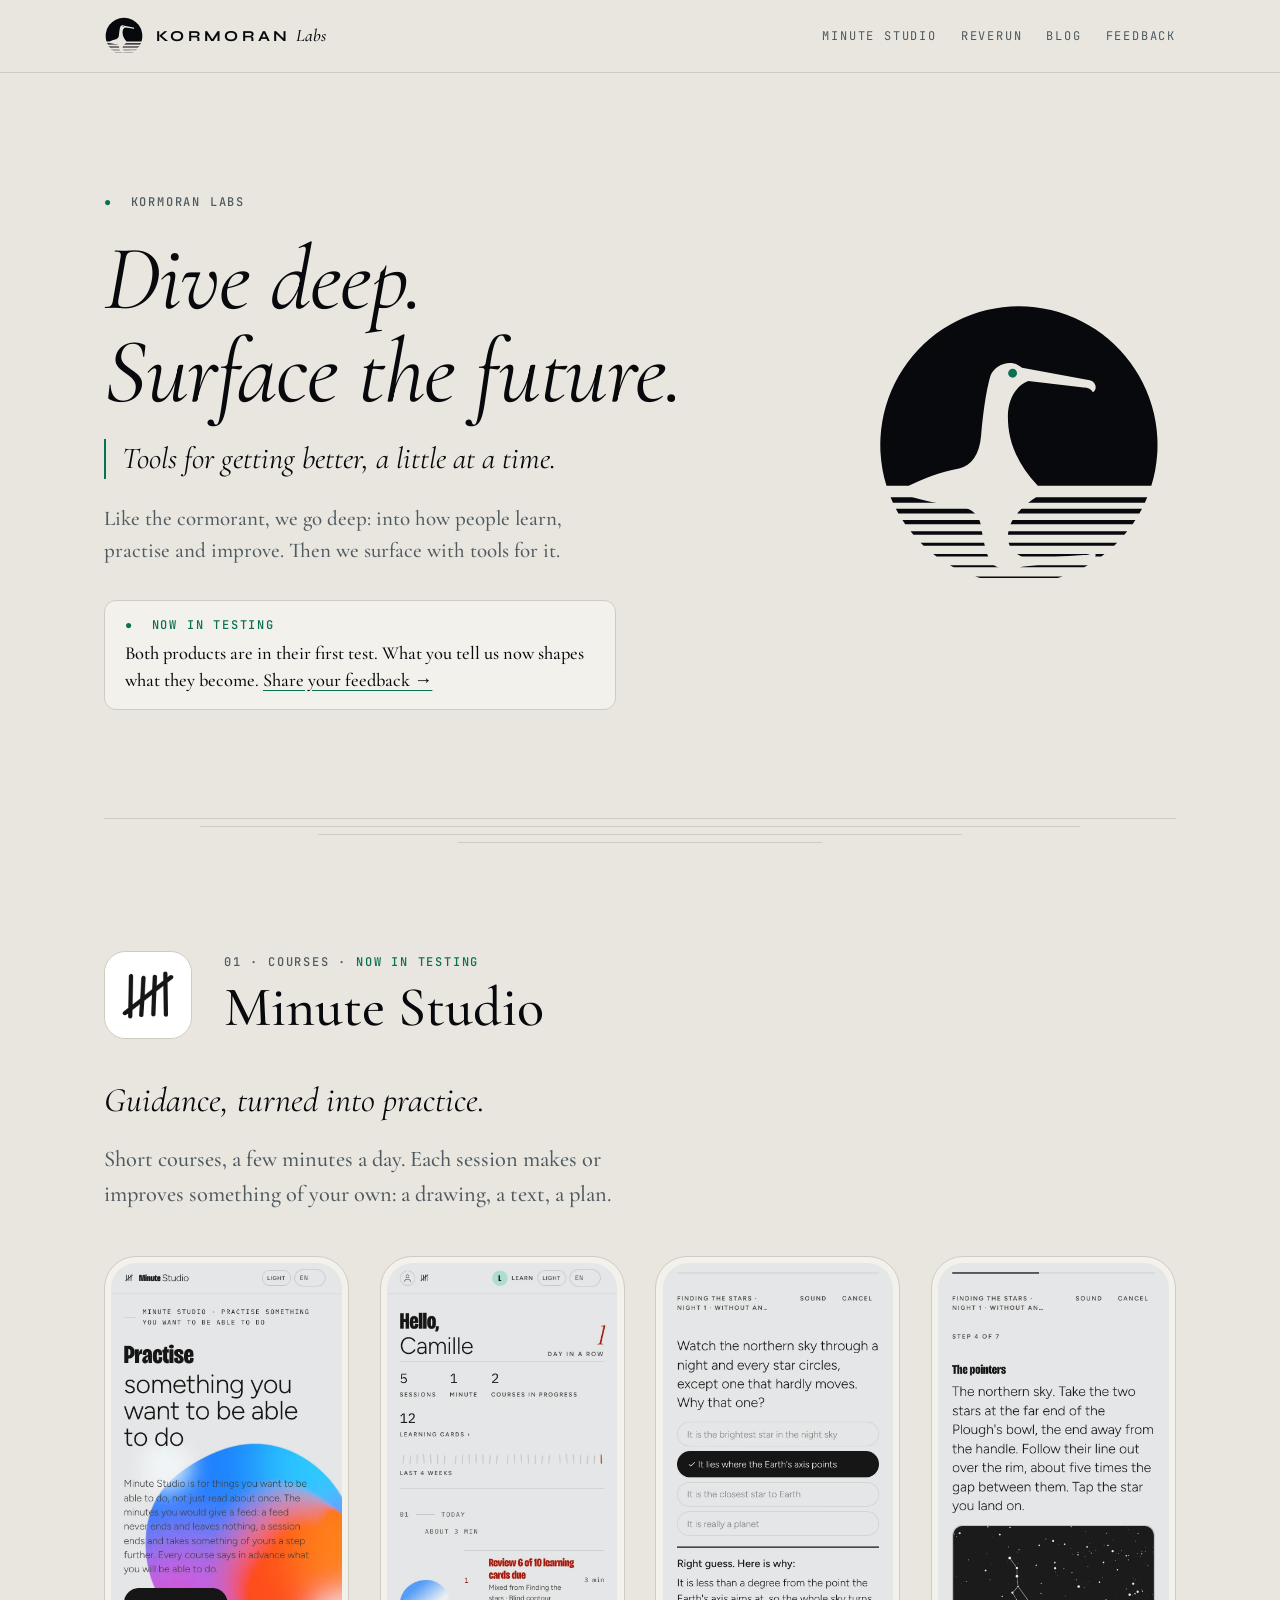
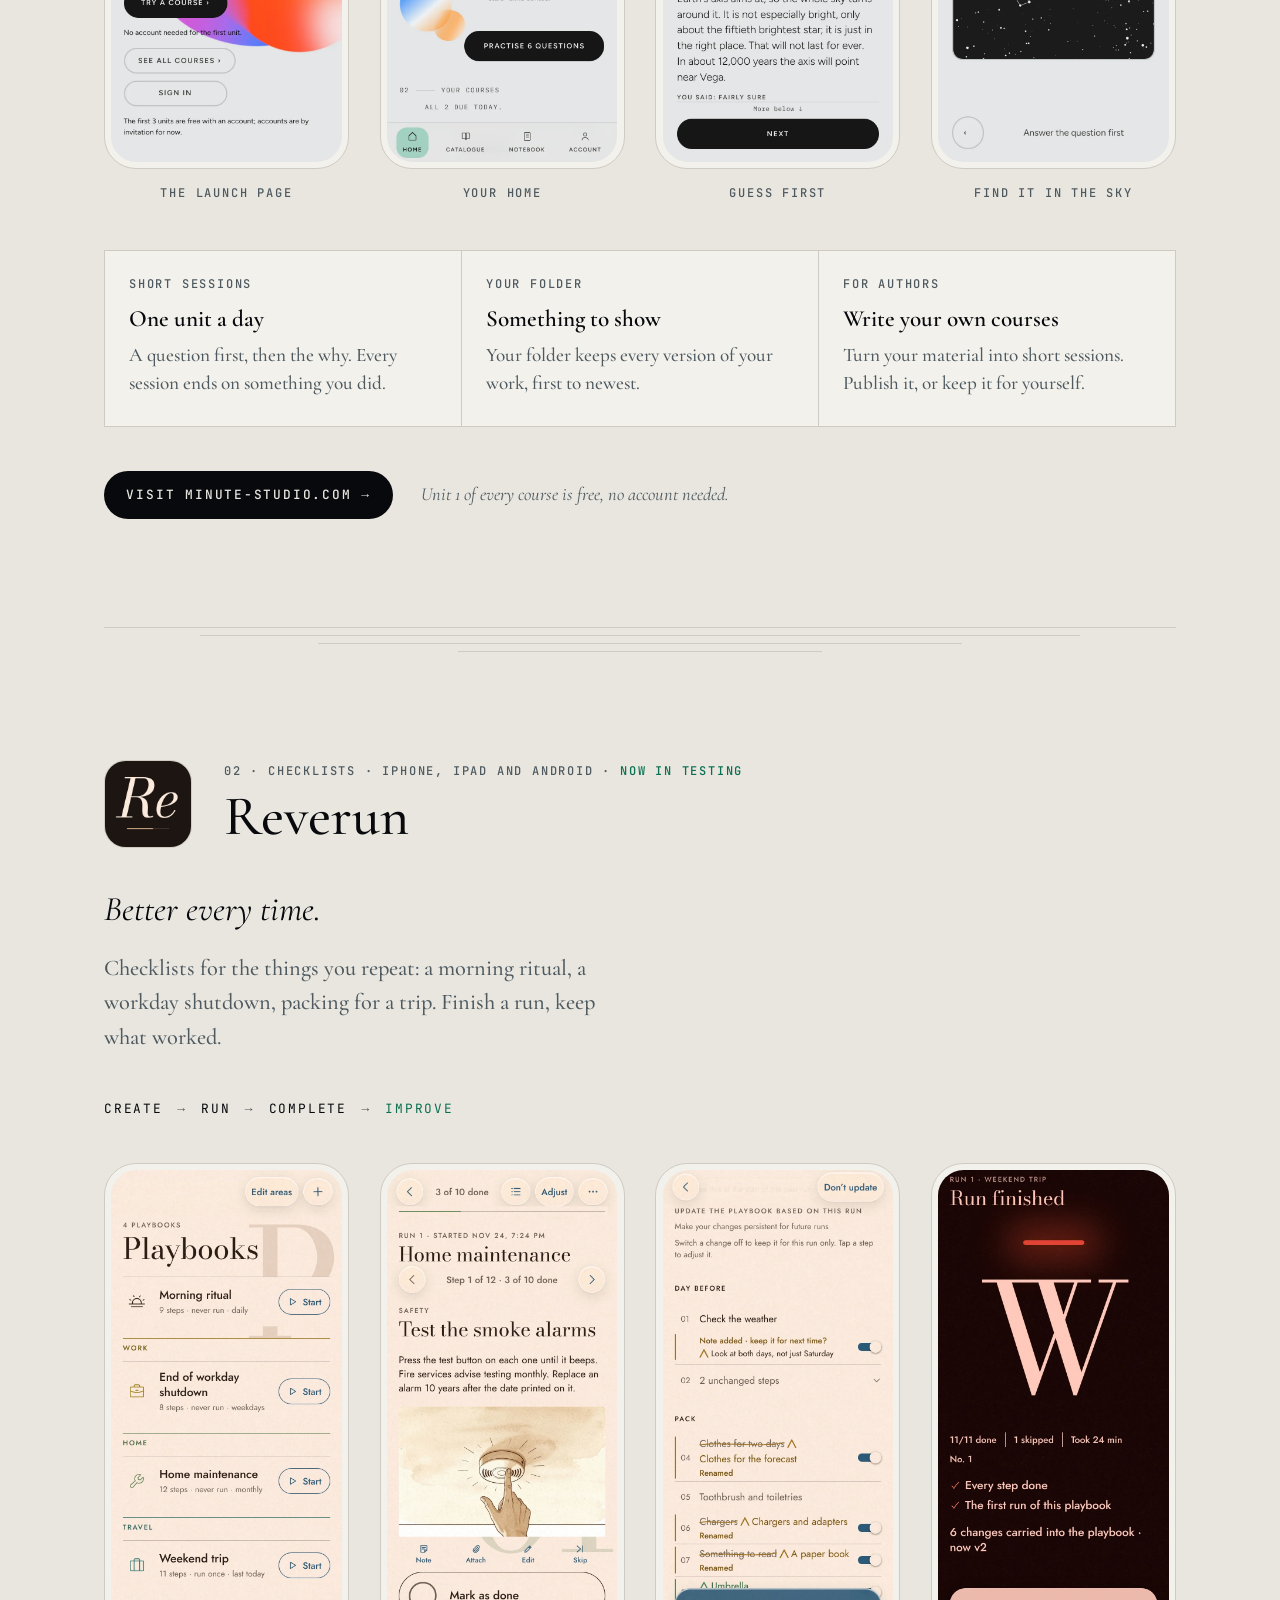
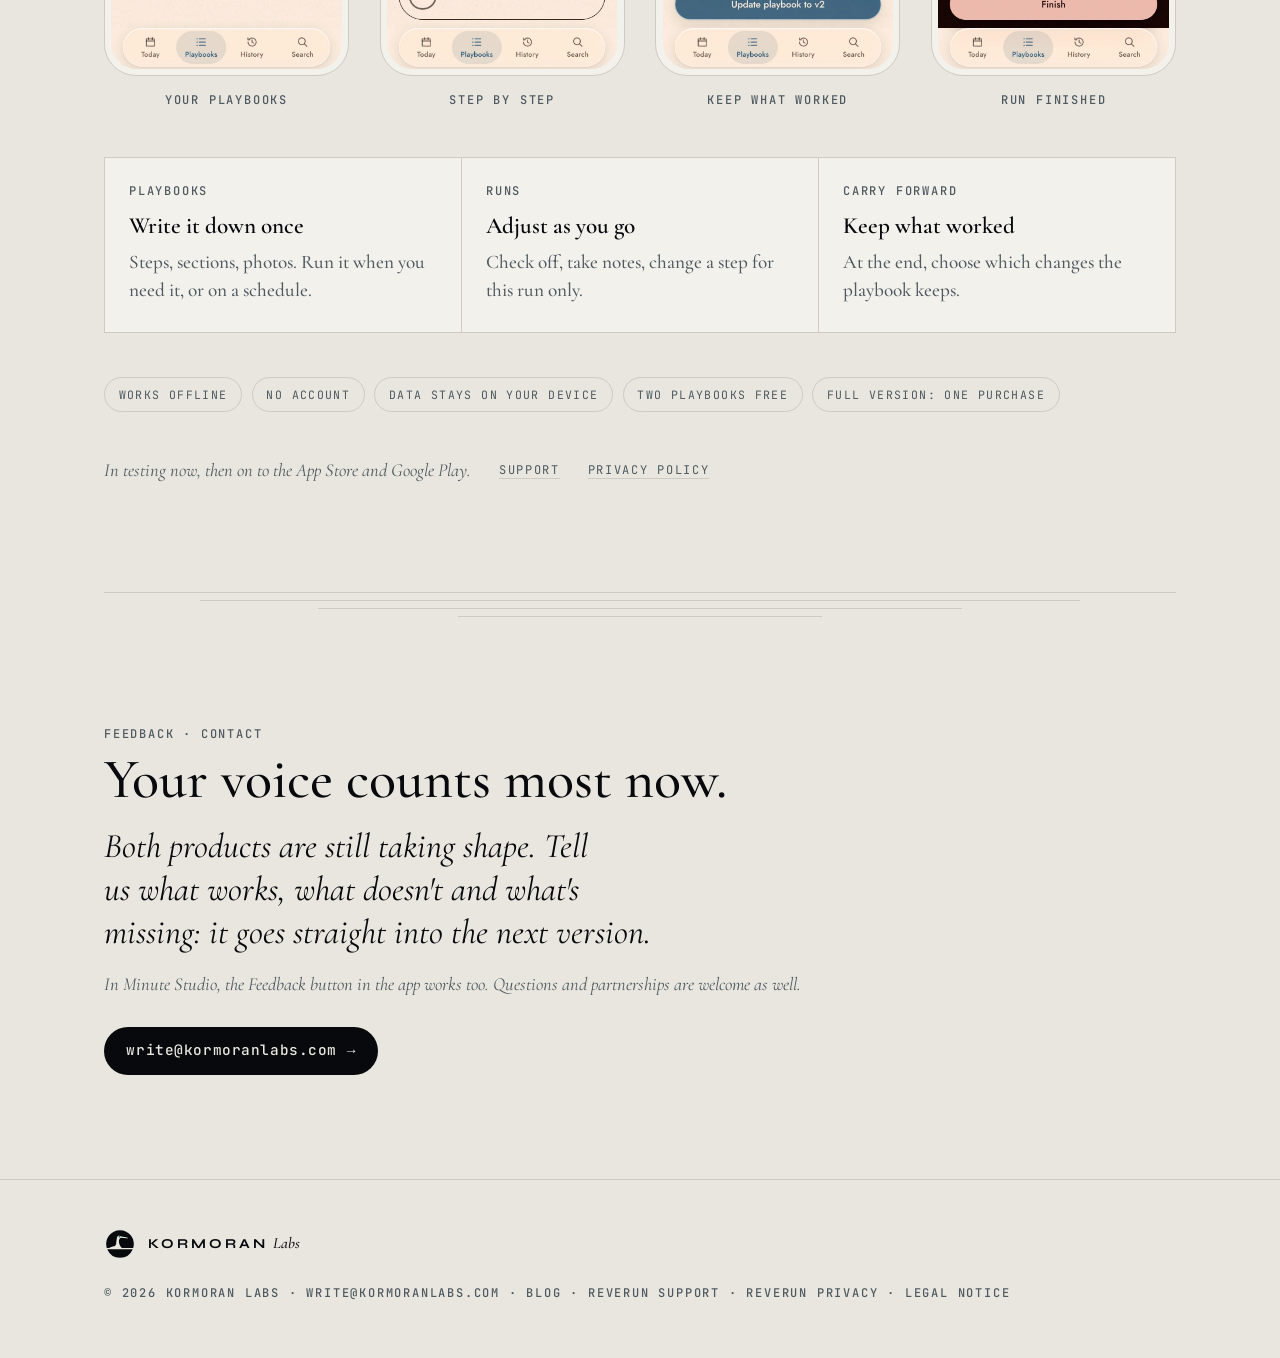
<file: index.html>
<!doctype html>
<html lang="en">
<head>
<meta charset="utf-8">
<meta name="viewport" content="width=device-width, initial-scale=1">
<title>Kormoran Labs</title>
<meta name="description" content="Kormoran Labs. Dive deep. Surface the future. Makers of Minute Studio, courses you practise a few minutes a day, and Reverun, checklists that get better every time you run them.">
<meta name="theme-color" content="#07090D" media="(prefers-color-scheme: dark)">
<meta name="theme-color" content="#E9E6DF" media="(prefers-color-scheme: light)">
<link rel="canonical" href="https://www.kormoranlabs.com/">
<link rel="icon" href="/favicon.svg" type="image/svg+xml">
<link rel="icon" href="/favicon.ico" sizes="any">
<link rel="alternate" type="application/atom+xml" title="Kormoran Labs blog" href="/blog/feed.xml">
<link rel="apple-touch-icon" href="/apple-touch-icon-180.png">
<meta property="og:type" content="website">
<meta property="og:title" content="Kormoran Labs: Dive deep. Surface the future.">
<meta property="og:description" content="Tools for getting better, a little at a time: Minute Studio and Reverun.">
<meta property="og:url" content="https://www.kormoranlabs.com/">
<meta property="og:image" content="https://www.kormoranlabs.com/assets/og.png">
<meta name="twitter:card" content="summary_large_image">
<link rel="preload" href="/assets/fonts/cormorant-garamond-italic.woff2" as="font" type="font/woff2" crossorigin>
<link rel="preload" href="/assets/fonts/cormorant-garamond.woff2" as="font" type="font/woff2" crossorigin>
<link rel="stylesheet" href="/assets/site.css">
</head>
<body>

<svg width="0" height="0" style="position:absolute" aria-hidden="true">
  <defs>
    <clipPath id="kl-water" clipPathUnits="userSpaceOnUse"><path clip-rule="evenodd" d="M0 127 H200 V200 H0 Z M 30 132.4 C 38 134.8 50 137.8 62 139 C 70 140.2 75 144.4 76 151.6 C 77 158.8 79 168.4 82 174.4 C 85 178.6 95 181 102 177.4 L 145 172.6 C 149 172 150 169.3 147 168.1 C 146 169.24 144 169.9 141 169.9 L 106 172.3 C 99 170.8 93 166 93 158.8 C 93 149.2 99 140.8 112 132.4 Z"/></clipPath>
    <symbol id="kl-mark" viewBox="4 4 192 192">
      <path style="fill:var(--moon)" d="M184.071 126 A88 88 0 1 0 15.929 126 L30 126 C 38 122 50 117 62 115 C 70 113 75 106 76 94 C 77 82 79 66 82 56 C 85 49 95 45 102 51 L 145 59 C 149 60 150 64.5 147 66.5 C 146 64.6 144 63.5 141 63.5 L 106 59.5 C 99 62 93 70 93 82 C 93 98 99 112 112 126 L184.071 126 Z"/>
      <path style="fill:var(--moon)" clip-path="url(#kl-water)" d="M18.544 133.3 L181.456 133.3 A88 88 0 0 1 179.982 136.7 L20.018 136.7 A88 88 0 0 1 18.544 133.3 Z M21.874 140.5 L178.126 140.5 A88 88 0 0 1 176.497 143.5 L23.503 143.5 A88 88 0 0 1 21.874 140.5 Z M26.049 147.7 L173.951 147.7 A88 88 0 0 1 172.207 150.3 L27.793 150.3 A88 88 0 0 1 26.049 147.7 Z M31.225 154.9 L168.775 154.9 A88 88 0 0 1 166.96 157.1 L33.04 157.1 A88 88 0 0 1 31.225 154.9 Z M37.6 162.05 L162.4 162.05 A88 88 0 0 1 160.452 163.95 L39.548 163.95 A88 88 0 0 1 37.6 162.05 Z M45.637 169.2 L154.363 169.2 A88 88 0 0 1 152.262 170.8 L47.738 170.8 A88 88 0 0 1 45.637 169.2 Z M56.243 176.35 L143.757 176.35 A88 88 0 0 1 141.406 177.65 L58.594 177.65 A88 88 0 0 1 56.243 176.35 Z M72.22 183.5 L127.78 183.5 A88 88 0 0 1 124.571 184.5 L75.429 184.5 A88 88 0 0 1 72.22 183.5 Z"/>
      <circle style="fill:var(--accent);fill-opacity:var(--eye-halo)" cx="96" cy="54.5" r="5.5"/>
      <circle style="fill:var(--accent)" cx="96" cy="54.5" r="2.8"/>
    </symbol>
    <!-- Under 40 px: the simplified mark, no scanlines. -->
    <symbol id="kl-mark-small" viewBox="-2 -2 204 204">
      <path style="fill:var(--moon)" d="M184.071 126 A88 88 0 1 0 15.929 126 L30 126 C 38 122 50 117 62 115 C 70 113 75 106 76 94 C 77 82 79 66 82 56 C 85 49 95 45 102 51 L 145 59 C 149 60 150 64.5 147 66.5 C 146 64.6 144 63.5 141 63.5 L 106 59.5 C 99 62 93 70 93 82 C 93 98 99 112 112 126 L184.071 126 Z"/>
      <path style="fill:var(--moon)" d="M18.834 134 A88 88 0 0 0 181.166 134 Z"/>
      <circle style="fill:var(--accent)" cx="96" cy="54.5" r="5"/>
    </symbol>
  </defs>
</svg>

<header class="top">
  <div class="wrap">
    <a class="brand" href="#" aria-label="Kormoran Labs, home">
      <svg class="mark" aria-hidden="true"><use href="#kl-mark"/></svg>
      <span class="wordmark"><span class="k">Kormoran</span><span class="l">Labs</span></span>
    </a>
    <nav aria-label="Main">
      <a href="#minute-studio">Minute Studio</a>
      <a href="#reverun">Reverun</a>
      <a href="/blog/">Blog</a>
      <a href="#feedback">Feedback</a>
    </nav>
  </div>
</header>

<main>
  <section class="hero">
    <div class="wrap">
      <div>
        <p class="label"><span class="eye">&#9679;</span>&nbsp; Kormoran Labs</p>
        <h1><span>Dive deep.</span> <span>Surface the future.</span></h1>
        <p class="tagline">Tools for getting better, a little at a time.</p>
        <p class="lede">Like the cormorant, we go deep: into how people learn, practise and improve. Then we surface with tools for it.</p>
        <p class="testing"><span class="label"><span class="eye">&#9679;</span>&nbsp; Now in testing</span> <span>Both products are in their first test. What you tell us now shapes what they become. <a href="#feedback">Share your feedback&nbsp;&rarr;</a></span></p>
      </div>
      <svg class="mark" viewBox="4 4 192 192" role="img" aria-label="The Kormoran Labs mark: a cormorant before the moon, above the water"><use href="#kl-mark"/></svg>
    </div>
  </section>

  <div class="wrap" aria-hidden="true"><div class="water"><span></span><span></span><span></span><span></span></div></div>

  <section class="product" id="minute-studio" aria-labelledby="ms-title">
    <div class="wrap">
      <div class="product-head">
        <img class="product-icon" src="assets/minute-studio.png" width="88" height="88" alt="">
        <div>
          <p class="label">01 &middot; Courses &middot; <span class="eye">Now in testing</span></p>
          <h2 id="ms-title">Minute Studio</h2>
        </div>
      </div>

      <p class="claim">Guidance, turned into practice.</p>
      <div class="body">
        <p>Short courses, a few minutes a day. Each session makes or improves something of your own: a drawing, a text, a plan.</p>
      </div>

      <ul class="screens" aria-label="Minute Studio screens">
        <li>
          <figure>
            <div class="phone"><img src="assets/screens/minute-studio-launch.webp" width="393" height="852" loading="lazy" decoding="async" alt="The Minute Studio launch page: Practise something you want to be able to do, with a button to try a course without an account."></div>
            <figcaption class="label">The launch page</figcaption>
          </figure>
        </li>
        <li>
          <figure>
            <div class="phone"><img src="assets/screens/minute-studio-home.webp" width="393" height="852" loading="lazy" decoding="async" alt="A learner's home page: sessions so far, two courses in progress, learning cards due today and a button to practise them."></div>
            <figcaption class="label">Your home</figcaption>
          </figure>
        </li>
        <li>
          <figure>
            <div class="phone"><img src="assets/screens/minute-studio-question.webp" width="393" height="852" loading="lazy" decoding="async" alt="A question from Finding the stars, answered, with the explanation of why the right answer is right."></div>
            <figcaption class="label">Guess first</figcaption>
          </figure>
        </li>
        <li>
          <figure>
            <div class="phone"><img src="assets/screens/minute-studio-sky.webp" width="393" height="852" loading="lazy" decoding="async" alt="An interactive star map: follow the pointers of the Plough and tap the star you land on."></div>
            <figcaption class="label">Find it in the sky</figcaption>
          </figure>
        </li>
      </ul>

      <ul class="points">
        <li>
          <p class="label">Short sessions</p>
          <h3>One unit a day</h3>
          <p>A question first, then the why. Every session ends on something you did.</p>
        </li>
        <li>
          <p class="label">Your folder</p>
          <h3>Something to show</h3>
          <p>Your folder keeps every version of your work, first to newest.</p>
        </li>
        <li>
          <p class="label">For authors</p>
          <h3>Write your own courses</h3>
          <p>Turn your material into short sessions. Publish it, or keep it for yourself.</p>
        </li>
      </ul>

      <div class="cta-row">
        <a class="button" href="https://minute-studio.com" rel="noopener">Visit minute-studio.com <span class="arrow" aria-hidden="true">&rarr;</span></a>
        <p class="note">Unit 1 of every course is free, no account needed.</p>
      </div>
    </div>
  </section>

  <div class="wrap" aria-hidden="true"><div class="water"><span></span><span></span><span></span><span></span></div></div>

  <section class="product" id="reverun" aria-labelledby="rr-title">
    <div class="wrap">
      <div class="product-head">
        <img class="product-icon" src="assets/reverun.png" width="88" height="88" alt="">
        <div>
          <p class="label">02 &middot; Checklists &middot; iPhone, iPad and Android &middot; <span class="eye">Now in testing</span></p>
          <h2 id="rr-title">Reverun</h2>
        </div>
      </div>

      <p class="claim">Better every time.</p>
      <div class="body">
        <p>Checklists for the things you repeat: a morning ritual, a workday shutdown, packing for a trip. Finish a run, keep what worked.</p>
      </div>

      <ol class="flow" aria-label="How Reverun works">
        <li>Create</li>
        <li>Run</li>
        <li>Complete</li>
        <li>Improve</li>
      </ol>

      <ul class="screens" aria-label="Reverun screens">
        <li>
          <figure>
            <div class="phone"><img src="assets/screens/reverun-playbooks.webp" width="393" height="852" loading="lazy" decoding="async" alt="The playbook library: Morning ritual, End of workday shutdown, Home maintenance and Weekend trip, each with its icon, filed by coloured area, with a Start button beside each."></div>
            <figcaption class="label">Your playbooks</figcaption>
          </figure>
        </li>
        <li>
          <figure>
            <div class="phone"><img src="assets/screens/reverun-card.webp" width="393" height="852" loading="lazy" decoding="async" alt="A step shown as a card in a Home maintenance run, three of ten done: test the smoke alarms, with an illustration and a button to mark it done."></div>
            <figcaption class="label">Step by step</figcaption>
          </figure>
        </li>
        <li>
          <figure>
            <div class="phone"><img src="assets/screens/reverun-review.webp" width="393" height="852" loading="lazy" decoding="async" alt="The wrap-up at the end of a Weekend trip run: the note, renames and new step from this run, each with a switch to keep it for next time, and a button to update the playbook to version 2."></div>
            <figcaption class="label">Keep what worked</figcaption>
          </figure>
        </li>
        <li>
          <figure>
            <div class="phone"><img src="assets/screens/reverun-finished.webp" width="393" height="852" loading="lazy" decoding="async" alt="Run finished, on a dark page with a large W: eleven of eleven done, took 24 minutes, every step done, six changes carried into the playbook, now version 2."></div>
            <figcaption class="label">Run finished</figcaption>
          </figure>
        </li>
      </ul>

      <ul class="points">
        <li>
          <p class="label">Playbooks</p>
          <h3>Write it down once</h3>
          <p>Steps, sections, photos. Run it when you need it, or on a schedule.</p>
        </li>
        <li>
          <p class="label">Runs</p>
          <h3>Adjust as you go</h3>
          <p>Check off, take notes, change a step for this run only.</p>
        </li>
        <li>
          <p class="label">Carry forward</p>
          <h3>Keep what worked</h3>
          <p>At the end, choose which changes the playbook keeps.</p>
        </li>
      </ul>

      <ul class="facts" aria-label="Details">
        <li>Works offline</li>
        <li>No account</li>
        <li>Data stays on your device</li>
        <li>Two playbooks free</li>
        <li>Full version: one purchase</li>
      </ul>

      <div class="cta-row">
        <p class="note">In testing now, then on to the App Store and Google Play.</p>
        <a class="text-link" href="/reverun/support/">Support</a>
        <a class="text-link" href="/reverun/privacy/">Privacy policy</a>
      </div>
    </div>
  </section>

  <div class="wrap" aria-hidden="true"><div class="water"><span></span><span></span><span></span><span></span></div></div>

  <span id="contact" aria-hidden="true"></span>
  <section class="product contact" id="feedback" aria-labelledby="feedback-title">
    <div class="wrap">
      <p class="label">Feedback &middot; Contact</p>
      <h2 id="feedback-title">Your voice counts most now.</h2>
      <p class="claim">Both products are still taking shape. Tell us what works, what doesn't and what's missing: it goes straight into the next version.</p>
      <p class="note feedback-hint">In Minute Studio, the Feedback button in the app works too. Questions and partnerships are welcome as well.</p>
      <div class="cta-row">
        <a class="button email" href="mailto:write@kormoranlabs.com?subject=Feedback">write@kormoranlabs.com <span class="arrow" aria-hidden="true">&rarr;</span></a>
      </div>
    </div>
  </section>
</main>

<footer>
  <div class="wrap">
    <a class="brand" href="#" aria-label="Kormoran Labs, back to top">
      <svg class="mark" aria-hidden="true"><use href="#kl-mark-small"/></svg>
      <span class="wordmark"><span class="k">Kormoran</span><span class="l">Labs</span></span>
    </a>
    <p class="label">&copy; <span id="year">2026</span> Kormoran Labs &middot; <a href="mailto:write@kormoranlabs.com">write@kormoranlabs.com</a> &middot; <a href="/blog/">Blog</a> &middot; <a href="/reverun/support/">Reverun support</a> &middot; <a href="/reverun/privacy/">Reverun privacy</a> &middot; <a href="/legal/">Legal notice</a></p>
  </div>
</footer>

<script>document.getElementById('year').textContent = new Date().getFullYear();</script>
</body>
</html>
</file>
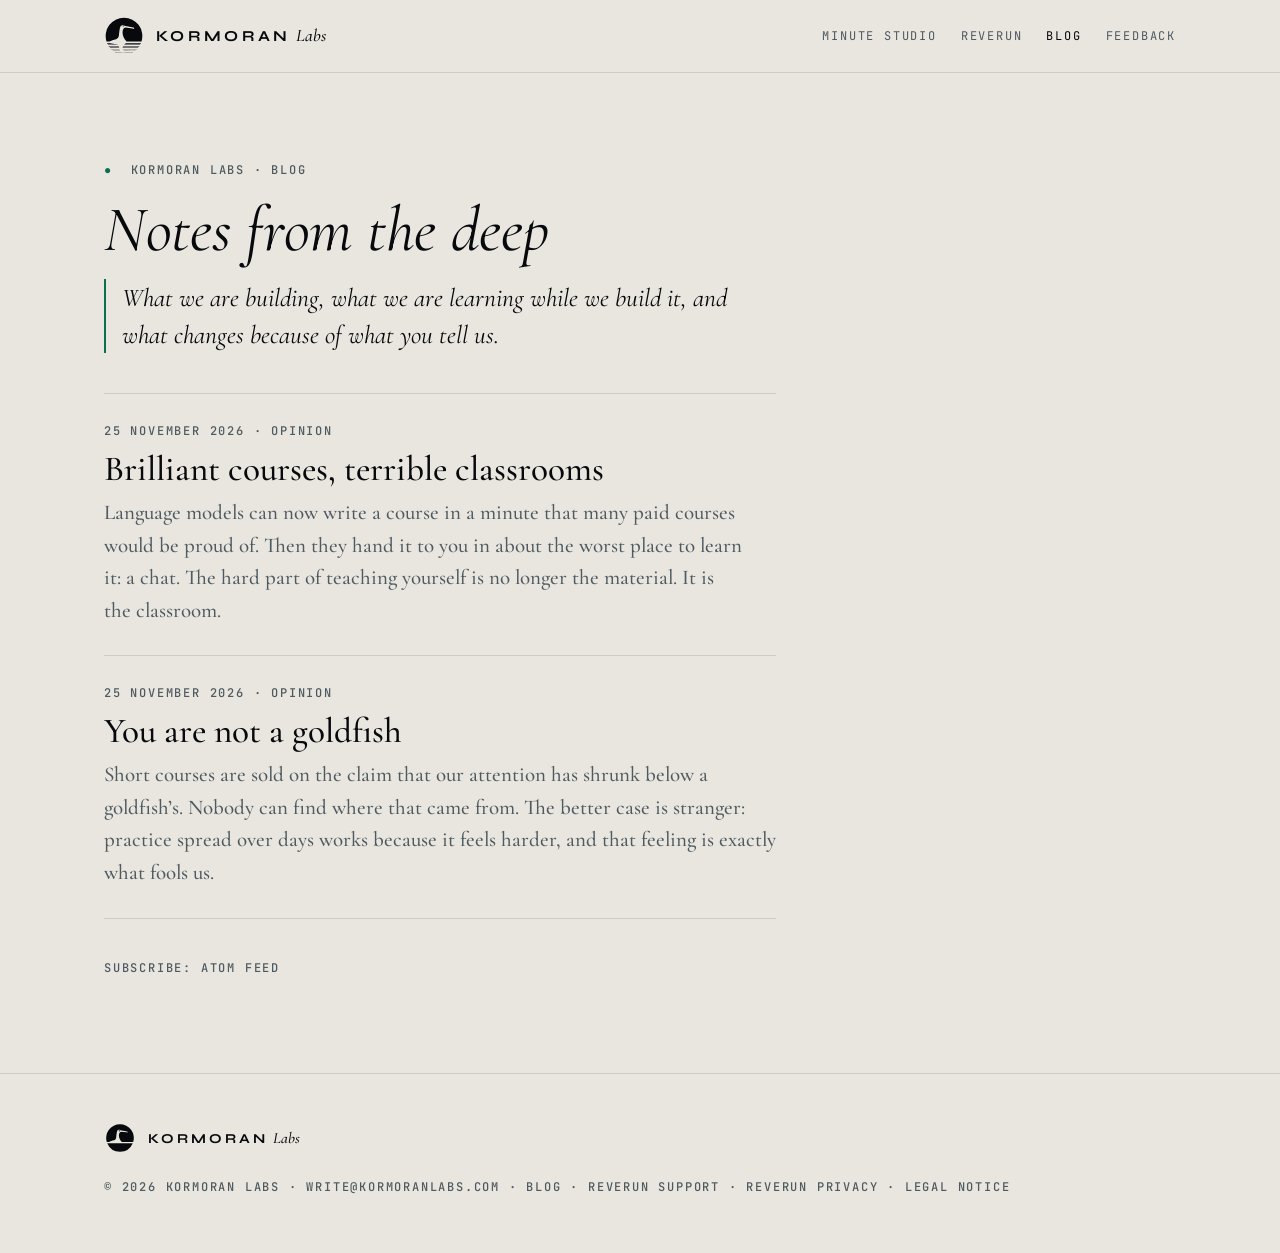
<file: blog/index.html>
<!doctype html>
<html lang="en">
<head>
<meta charset="utf-8">
<meta name="viewport" content="width=device-width, initial-scale=1">
<title>Blog</title>
<meta name="description" content="Notes from Kormoran Labs: what we build, what we learn while building it, and what changes because of your feedback.">
<meta name="theme-color" content="#07090D" media="(prefers-color-scheme: dark)">
<meta name="theme-color" content="#E9E6DF" media="(prefers-color-scheme: light)">
<link rel="canonical" href="https://www.kormoranlabs.com/blog/">
<link rel="alternate" type="application/atom+xml" title="Kormoran Labs blog" href="/blog/feed.xml">
<link rel="icon" href="/favicon.svg" type="image/svg+xml">
<link rel="icon" href="/favicon.ico" sizes="any">
<link rel="apple-touch-icon" href="/apple-touch-icon-180.png">
<meta property="og:type" content="website">
<meta property="og:title" content="Kormoran Labs: Blog">
<meta property="og:description" content="Notes from Kormoran Labs: what we build, what we learn while building it, and what changes because of your feedback.">
<meta property="og:url" content="https://www.kormoranlabs.com/blog/">
<meta property="og:image" content="https://www.kormoranlabs.com/assets/og.png">
<meta name="twitter:card" content="summary_large_image">
<link rel="preload" href="/assets/fonts/cormorant-garamond-italic.woff2" as="font" type="font/woff2" crossorigin>
<link rel="preload" href="/assets/fonts/cormorant-garamond.woff2" as="font" type="font/woff2" crossorigin>
<link rel="stylesheet" href="/assets/site.css">
</head>
<body>

<svg width="0" height="0" style="position:absolute" aria-hidden="true">
  <defs>
    <clipPath id="kl-water" clipPathUnits="userSpaceOnUse"><path clip-rule="evenodd" d="M0 127 H200 V200 H0 Z M 30 132.4 C 38 134.8 50 137.8 62 139 C 70 140.2 75 144.4 76 151.6 C 77 158.8 79 168.4 82 174.4 C 85 178.6 95 181 102 177.4 L 145 172.6 C 149 172 150 169.3 147 168.1 C 146 169.24 144 169.9 141 169.9 L 106 172.3 C 99 170.8 93 166 93 158.8 C 93 149.2 99 140.8 112 132.4 Z"/></clipPath>
    <symbol id="kl-mark" viewBox="4 4 192 192">
      <path style="fill:var(--moon)" d="M184.071 126 A88 88 0 1 0 15.929 126 L30 126 C 38 122 50 117 62 115 C 70 113 75 106 76 94 C 77 82 79 66 82 56 C 85 49 95 45 102 51 L 145 59 C 149 60 150 64.5 147 66.5 C 146 64.6 144 63.5 141 63.5 L 106 59.5 C 99 62 93 70 93 82 C 93 98 99 112 112 126 L184.071 126 Z"/>
      <path style="fill:var(--moon)" clip-path="url(#kl-water)" d="M18.544 133.3 L181.456 133.3 A88 88 0 0 1 179.982 136.7 L20.018 136.7 A88 88 0 0 1 18.544 133.3 Z M21.874 140.5 L178.126 140.5 A88 88 0 0 1 176.497 143.5 L23.503 143.5 A88 88 0 0 1 21.874 140.5 Z M26.049 147.7 L173.951 147.7 A88 88 0 0 1 172.207 150.3 L27.793 150.3 A88 88 0 0 1 26.049 147.7 Z M31.225 154.9 L168.775 154.9 A88 88 0 0 1 166.96 157.1 L33.04 157.1 A88 88 0 0 1 31.225 154.9 Z M37.6 162.05 L162.4 162.05 A88 88 0 0 1 160.452 163.95 L39.548 163.95 A88 88 0 0 1 37.6 162.05 Z M45.637 169.2 L154.363 169.2 A88 88 0 0 1 152.262 170.8 L47.738 170.8 A88 88 0 0 1 45.637 169.2 Z M56.243 176.35 L143.757 176.35 A88 88 0 0 1 141.406 177.65 L58.594 177.65 A88 88 0 0 1 56.243 176.35 Z M72.22 183.5 L127.78 183.5 A88 88 0 0 1 124.571 184.5 L75.429 184.5 A88 88 0 0 1 72.22 183.5 Z"/>
      <circle style="fill:var(--accent);fill-opacity:var(--eye-halo)" cx="96" cy="54.5" r="5.5"/>
      <circle style="fill:var(--accent)" cx="96" cy="54.5" r="2.8"/>
    </symbol>
    <!-- Under 40 px: the simplified mark, no scanlines. -->
    <symbol id="kl-mark-small" viewBox="-2 -2 204 204">
      <path style="fill:var(--moon)" d="M184.071 126 A88 88 0 1 0 15.929 126 L30 126 C 38 122 50 117 62 115 C 70 113 75 106 76 94 C 77 82 79 66 82 56 C 85 49 95 45 102 51 L 145 59 C 149 60 150 64.5 147 66.5 C 146 64.6 144 63.5 141 63.5 L 106 59.5 C 99 62 93 70 93 82 C 93 98 99 112 112 126 L184.071 126 Z"/>
      <path style="fill:var(--moon)" d="M18.834 134 A88 88 0 0 0 181.166 134 Z"/>
      <circle style="fill:var(--accent)" cx="96" cy="54.5" r="5"/>
    </symbol>
  </defs>
</svg>

<header class="top">
  <div class="wrap">
    <a class="brand" href="/" aria-label="Kormoran Labs, home">
      <svg class="mark" aria-hidden="true"><use href="#kl-mark"/></svg>
      <span class="wordmark"><span class="k">Kormoran</span><span class="l">Labs</span></span>
    </a>
    <nav aria-label="Main">
      <a href="/#minute-studio">Minute Studio</a>
      <a href="/#reverun">Reverun</a>
      <a href="/blog/" aria-current="page">Blog</a>
      <a href="/#feedback">Feedback</a>
    </nav>
  </div>
</header>

<main class="blog">
  <div class="wrap">
    <p class="label"><span class="eye">&#9679;</span>&nbsp; Kormoran Labs &middot; Blog</p>
    <h1>Notes from the deep</h1>
    <p class="summary">What we are building, what we are learning while we build it, and what changes because of what you tell us.</p>

    <ol class="posts" reversed>
      <!-- Newest first. A new post: copy a post's folder, then add its entry here and in feed.xml. -->
      <li>
        <article>
          <p class="label"><time datetime="2026-11-25">25 November 2026</time> &middot; Opinion</p>
          <h2><a href="/blog/brilliant-courses-terrible-classrooms/">Brilliant courses, terrible classrooms</a></h2>
          <p>Language models can now write a course in a minute that many paid courses would be proud of. Then they hand it to you in about the worst place to learn it: a chat. The hard part of teaching yourself is no longer the material. It is the classroom.</p>
        </article>
      </li>
      <li>
        <article>
          <p class="label"><time datetime="2026-11-25">25 November 2026</time> &middot; Opinion</p>
          <h2><a href="/blog/you-are-not-a-goldfish/">You are not a goldfish</a></h2>
          <p>Short courses are sold on the claim that our attention has shrunk below a goldfish&rsquo;s. Nobody can find where that came from. The better case is stranger: practice spread over days works because it feels harder, and that feeling is exactly what fools us.</p>
        </article>
      </li>
    </ol>

    <p class="feed label"><a href="/blog/feed.xml">Subscribe: Atom feed</a></p>
  </div>
</main>

<footer>
  <div class="wrap">
    <a class="brand" href="/" aria-label="Kormoran Labs, home">
      <svg class="mark" aria-hidden="true"><use href="#kl-mark-small"/></svg>
      <span class="wordmark"><span class="k">Kormoran</span><span class="l">Labs</span></span>
    </a>
    <p class="label">&copy; 2026 Kormoran Labs &middot; <a href="mailto:write@kormoranlabs.com">write@kormoranlabs.com</a> &middot; <a href="/blog/">Blog</a> &middot; <a href="/reverun/support/">Reverun support</a> &middot; <a href="/reverun/privacy/">Reverun privacy</a> &middot; <a href="/legal/">Legal notice</a></p>
  </div>
</footer>
</body>
</html>
</file>
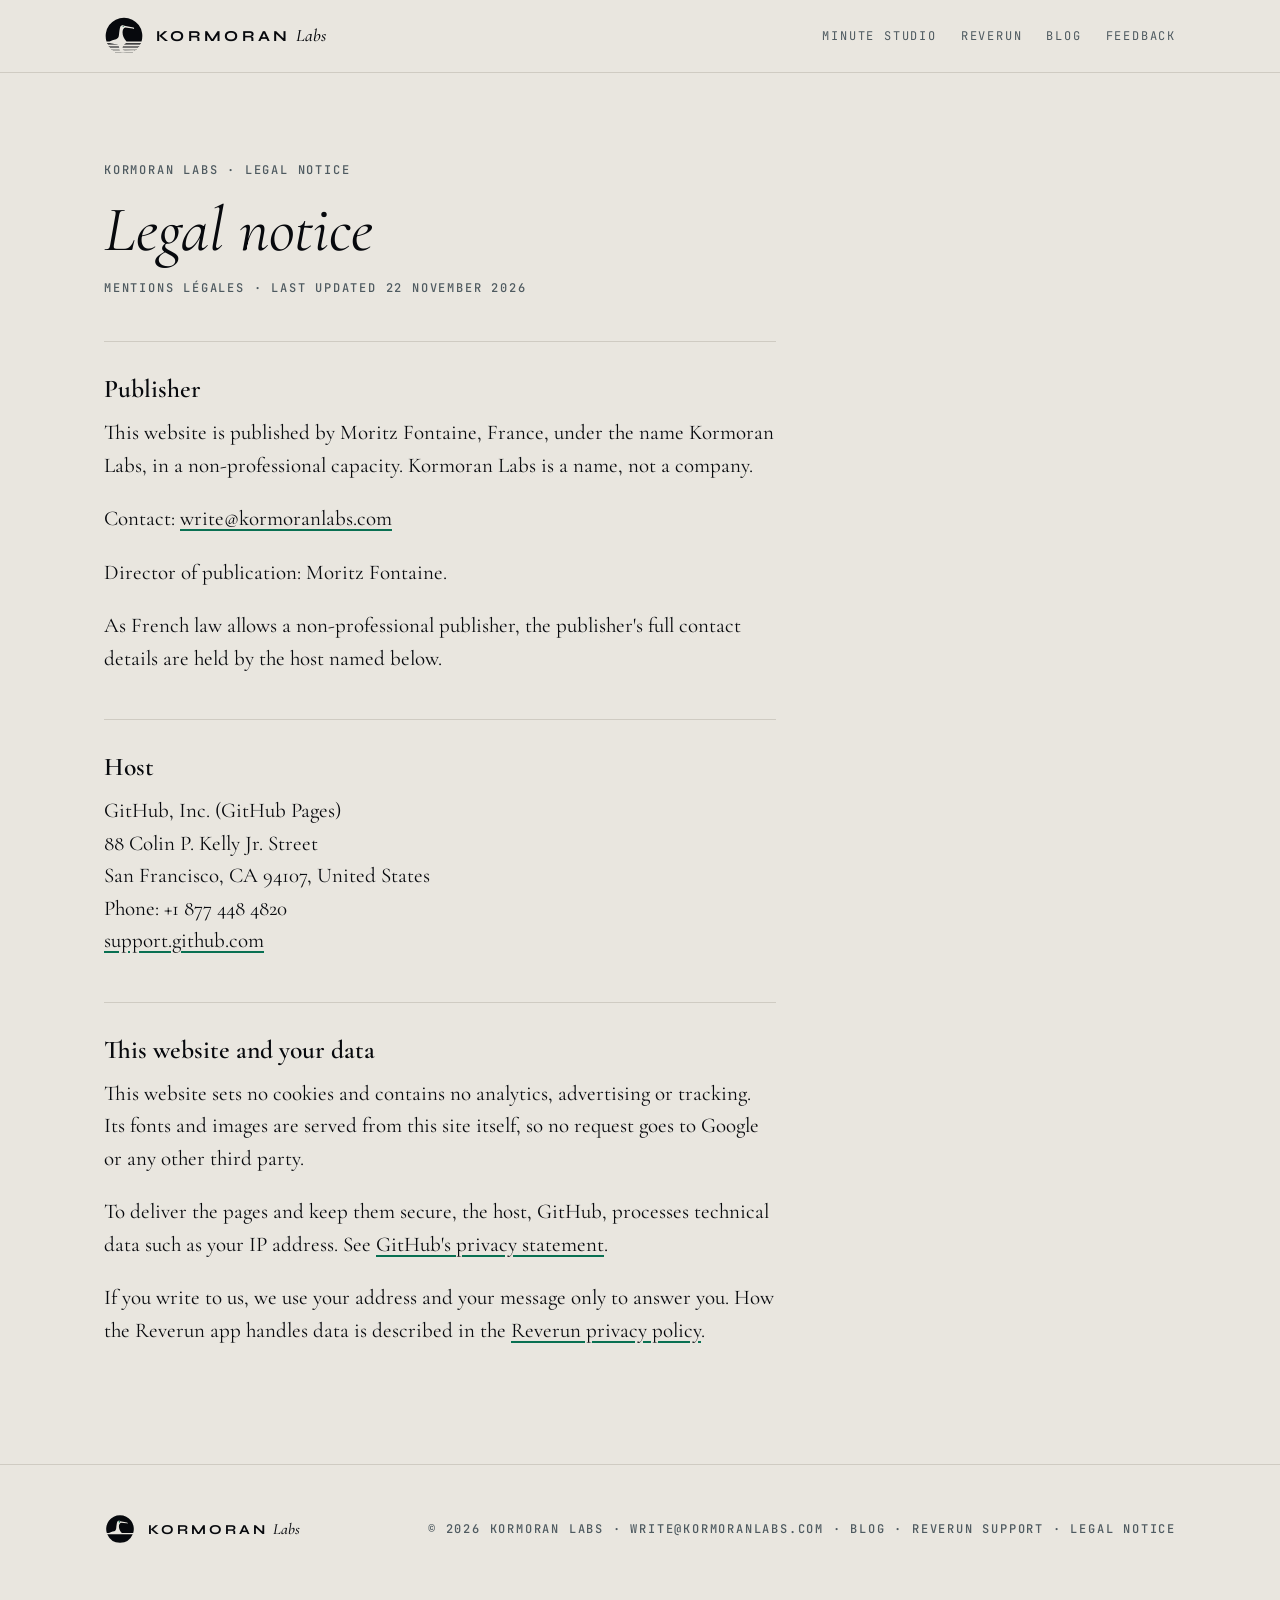
<file: legal/index.html>
<!doctype html>
<html lang="en">
<head>
<meta charset="utf-8">
<meta name="viewport" content="width=device-width, initial-scale=1">
<title>Legal Notice</title>
<meta name="description" content="Legal notice (mentions légales) for kormoranlabs.com: publisher, host and this website's handling of data.">
<meta name="theme-color" content="#07090D" media="(prefers-color-scheme: dark)">
<meta name="theme-color" content="#E9E6DF" media="(prefers-color-scheme: light)">
<link rel="canonical" href="https://www.kormoranlabs.com/legal/">
<link rel="icon" href="/favicon.svg" type="image/svg+xml">
<link rel="icon" href="/favicon.ico" sizes="any">
<link rel="apple-touch-icon" href="/apple-touch-icon-180.png">
<link rel="preload" href="/assets/fonts/cormorant-garamond.woff2" as="font" type="font/woff2" crossorigin>
<link rel="stylesheet" href="/assets/site.css">
</head>
<body>

<svg width="0" height="0" style="position:absolute" aria-hidden="true">
  <defs>
    <clipPath id="kl-water" clipPathUnits="userSpaceOnUse"><path clip-rule="evenodd" d="M0 127 H200 V200 H0 Z M 30 132.4 C 38 134.8 50 137.8 62 139 C 70 140.2 75 144.4 76 151.6 C 77 158.8 79 168.4 82 174.4 C 85 178.6 95 181 102 177.4 L 145 172.6 C 149 172 150 169.3 147 168.1 C 146 169.24 144 169.9 141 169.9 L 106 172.3 C 99 170.8 93 166 93 158.8 C 93 149.2 99 140.8 112 132.4 Z"/></clipPath>
    <symbol id="kl-mark" viewBox="4 4 192 192">
      <path style="fill:var(--moon)" d="M184.071 126 A88 88 0 1 0 15.929 126 L30 126 C 38 122 50 117 62 115 C 70 113 75 106 76 94 C 77 82 79 66 82 56 C 85 49 95 45 102 51 L 145 59 C 149 60 150 64.5 147 66.5 C 146 64.6 144 63.5 141 63.5 L 106 59.5 C 99 62 93 70 93 82 C 93 98 99 112 112 126 L184.071 126 Z"/>
      <path style="fill:var(--moon)" clip-path="url(#kl-water)" d="M18.544 133.3 L181.456 133.3 A88 88 0 0 1 179.982 136.7 L20.018 136.7 A88 88 0 0 1 18.544 133.3 Z M21.874 140.5 L178.126 140.5 A88 88 0 0 1 176.497 143.5 L23.503 143.5 A88 88 0 0 1 21.874 140.5 Z M26.049 147.7 L173.951 147.7 A88 88 0 0 1 172.207 150.3 L27.793 150.3 A88 88 0 0 1 26.049 147.7 Z M31.225 154.9 L168.775 154.9 A88 88 0 0 1 166.96 157.1 L33.04 157.1 A88 88 0 0 1 31.225 154.9 Z M37.6 162.05 L162.4 162.05 A88 88 0 0 1 160.452 163.95 L39.548 163.95 A88 88 0 0 1 37.6 162.05 Z M45.637 169.2 L154.363 169.2 A88 88 0 0 1 152.262 170.8 L47.738 170.8 A88 88 0 0 1 45.637 169.2 Z M56.243 176.35 L143.757 176.35 A88 88 0 0 1 141.406 177.65 L58.594 177.65 A88 88 0 0 1 56.243 176.35 Z M72.22 183.5 L127.78 183.5 A88 88 0 0 1 124.571 184.5 L75.429 184.5 A88 88 0 0 1 72.22 183.5 Z"/>
      <circle style="fill:var(--accent);fill-opacity:var(--eye-halo)" cx="96" cy="54.5" r="5.5"/>
      <circle style="fill:var(--accent)" cx="96" cy="54.5" r="2.8"/>
    </symbol>
    <!-- Under 40 px: the simplified mark, no scanlines. -->
    <symbol id="kl-mark-small" viewBox="-2 -2 204 204">
      <path style="fill:var(--moon)" d="M184.071 126 A88 88 0 1 0 15.929 126 L30 126 C 38 122 50 117 62 115 C 70 113 75 106 76 94 C 77 82 79 66 82 56 C 85 49 95 45 102 51 L 145 59 C 149 60 150 64.5 147 66.5 C 146 64.6 144 63.5 141 63.5 L 106 59.5 C 99 62 93 70 93 82 C 93 98 99 112 112 126 L184.071 126 Z"/>
      <path style="fill:var(--moon)" d="M18.834 134 A88 88 0 0 0 181.166 134 Z"/>
      <circle style="fill:var(--accent)" cx="96" cy="54.5" r="5"/>
    </symbol>
  </defs>
</svg>

<header class="top">
  <div class="wrap">
    <a class="brand" href="/" aria-label="Kormoran Labs, home">
      <svg class="mark" aria-hidden="true"><use href="#kl-mark"/></svg>
      <span class="wordmark"><span class="k">Kormoran</span><span class="l">Labs</span></span>
    </a>
    <nav aria-label="Main">
      <a href="/#minute-studio">Minute Studio</a>
      <a href="/#reverun">Reverun</a>
      <a href="/blog/">Blog</a>
      <a href="/#feedback">Feedback</a>
    </nav>
  </div>
</header>

<main class="legal">
  <div class="wrap">
    <p class="label">Kormoran Labs &middot; Legal notice</p>
    <h1>Legal notice</h1>
    <p class="updated label">Mentions l&eacute;gales &middot; Last updated 22 November 2026</p>

    <h2>Publisher</h2>
    <p>This website is published by Moritz Fontaine, France, under the name Kormoran Labs, in a non-professional capacity. Kormoran Labs is a name, not a company.</p>
    <p>Contact: <a href="mailto:write@kormoranlabs.com">write@kormoranlabs.com</a></p>
    <p>Director of publication: Moritz Fontaine.</p>
    <p>As French law allows a non-professional publisher, the publisher's full contact details are held by the host named below.</p>

    <h2>Host</h2>
    <p>GitHub, Inc. (GitHub Pages)<br>88 Colin P. Kelly Jr. Street<br>San Francisco, CA 94107, United States<br>Phone: +1 877 448 4820<br><a href="https://support.github.com" rel="noopener">support.github.com</a></p>

    <h2>This website and your data</h2>
    <p>This website sets no cookies and contains no analytics, advertising or tracking. Its fonts and images are served from this site itself, so no request goes to Google or any other third party.</p>
    <p>To deliver the pages and keep them secure, the host, GitHub, processes technical data such as your IP address. See <a href="https://docs.github.com/en/site-policy/privacy-policies/github-general-privacy-statement" rel="noopener">GitHub's privacy statement</a>.</p>
    <p>If you write to us, we use your address and your message only to answer you. How the Reverun app handles data is described in the <a href="/reverun/privacy/">Reverun privacy policy</a>.</p>
  </div>
</main>

<footer>
  <div class="wrap">
    <a class="brand" href="/" aria-label="Kormoran Labs, home">
      <svg class="mark" aria-hidden="true"><use href="#kl-mark-small"/></svg>
      <span class="wordmark"><span class="k">Kormoran</span><span class="l">Labs</span></span>
    </a>
    <p class="label">&copy; 2026 Kormoran Labs &middot; <a href="mailto:write@kormoranlabs.com">write@kormoranlabs.com</a> &middot; <a href="/blog/">Blog</a> &middot; <a href="/reverun/support/">Reverun support</a> &middot; <a href="/legal/">Legal notice</a></p>
  </div>
</footer>
</body>
</html>
</file>
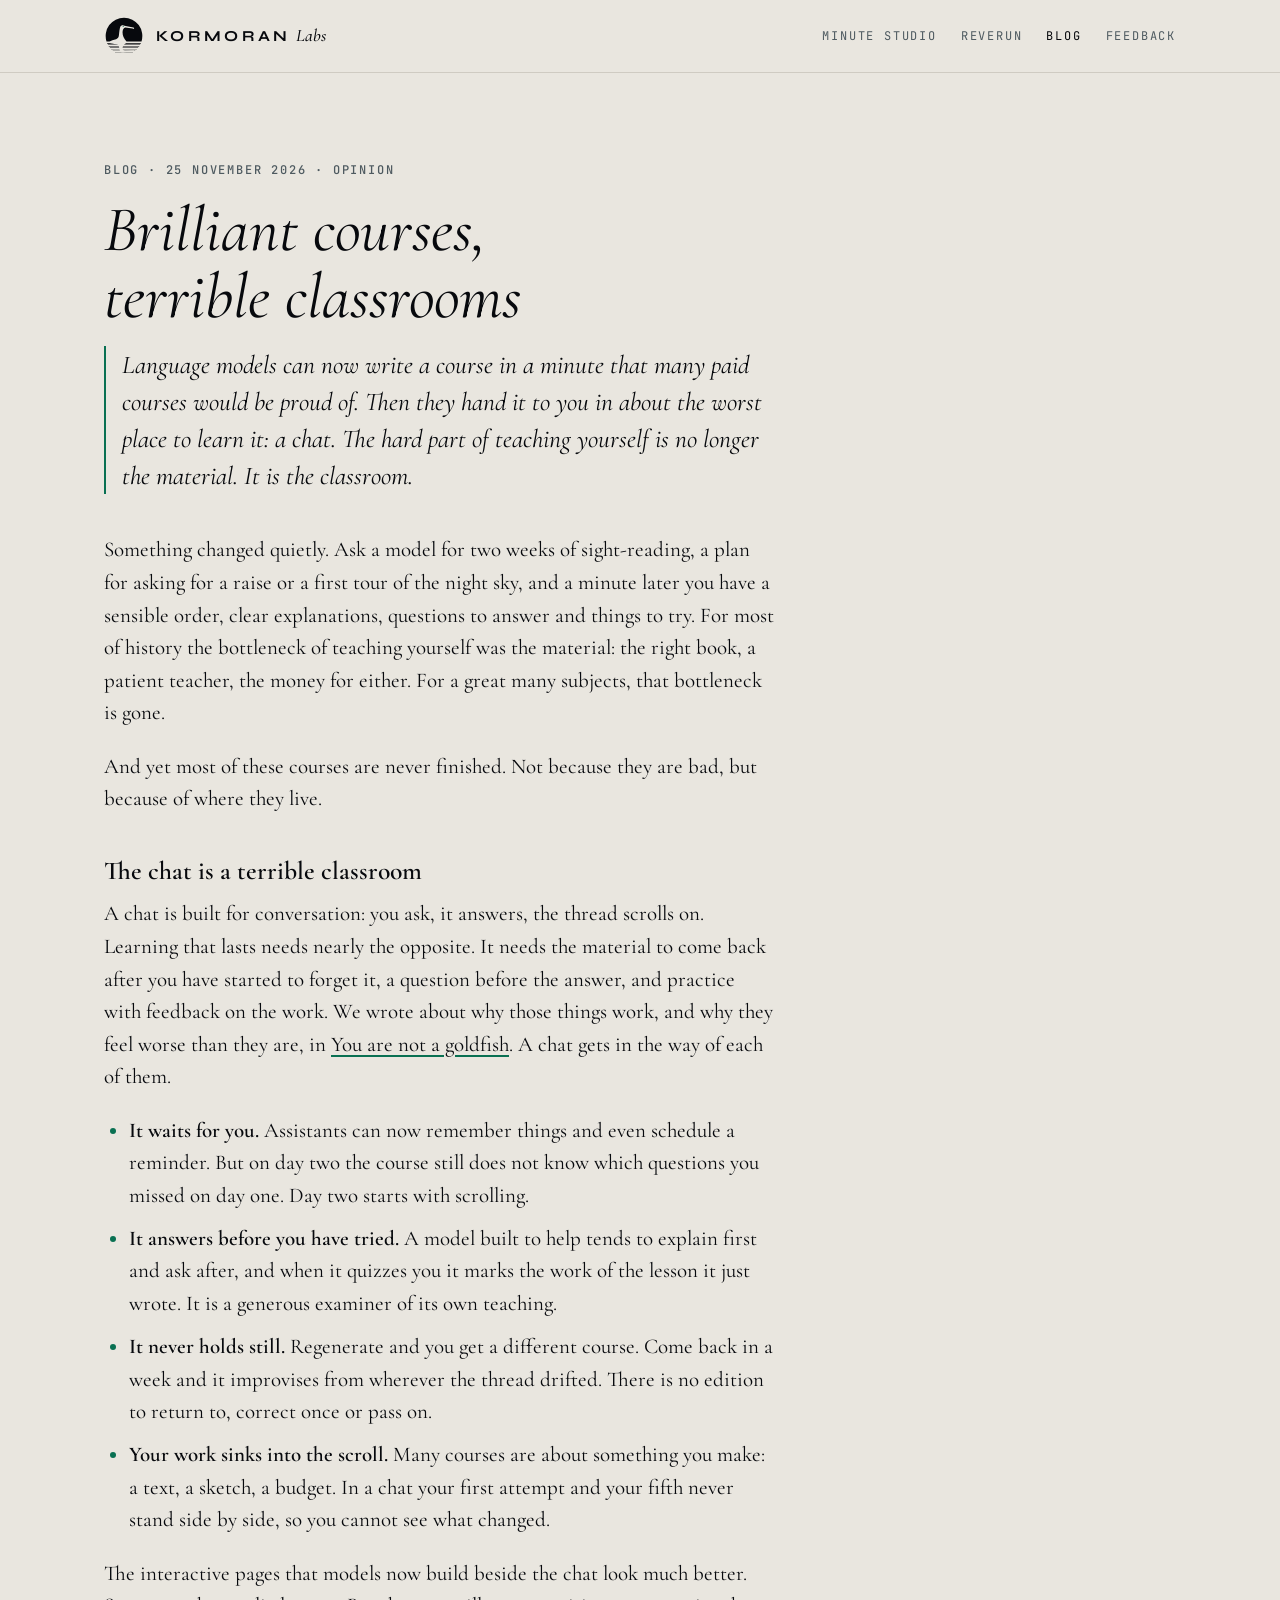
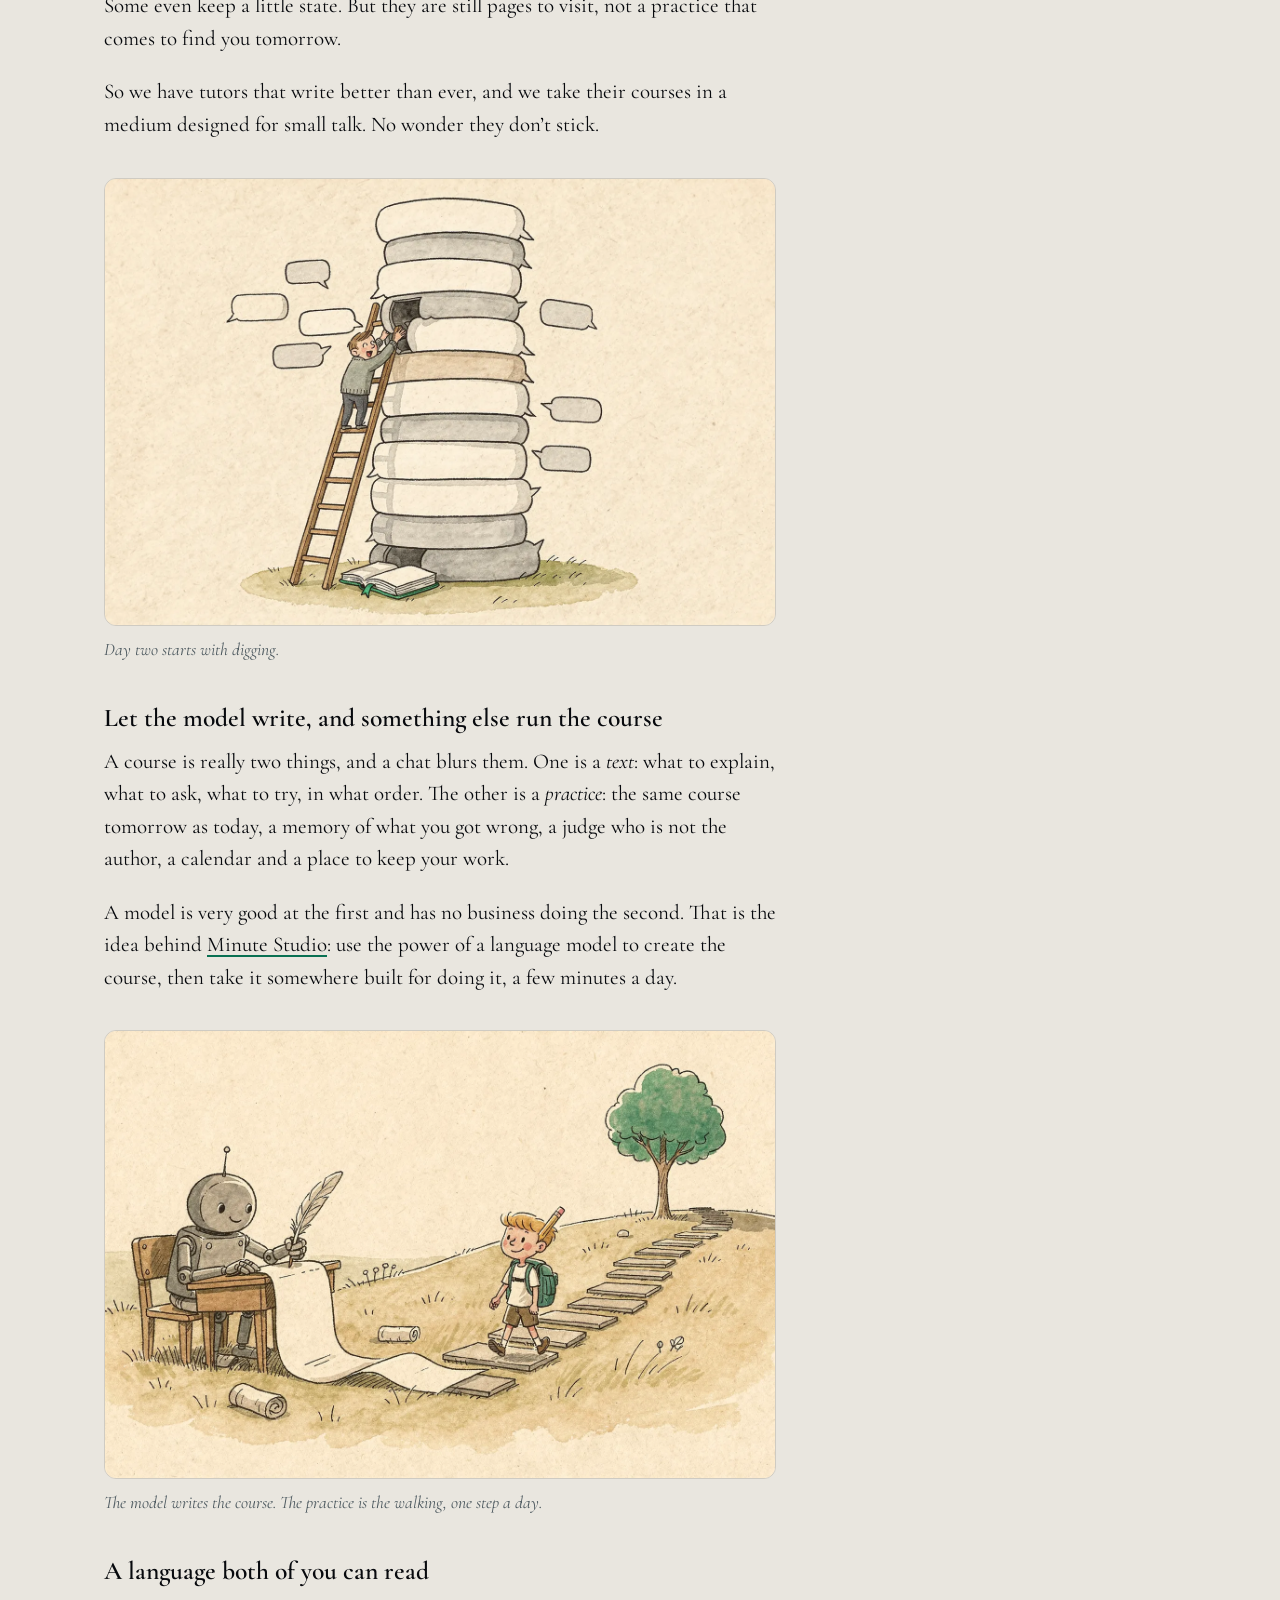
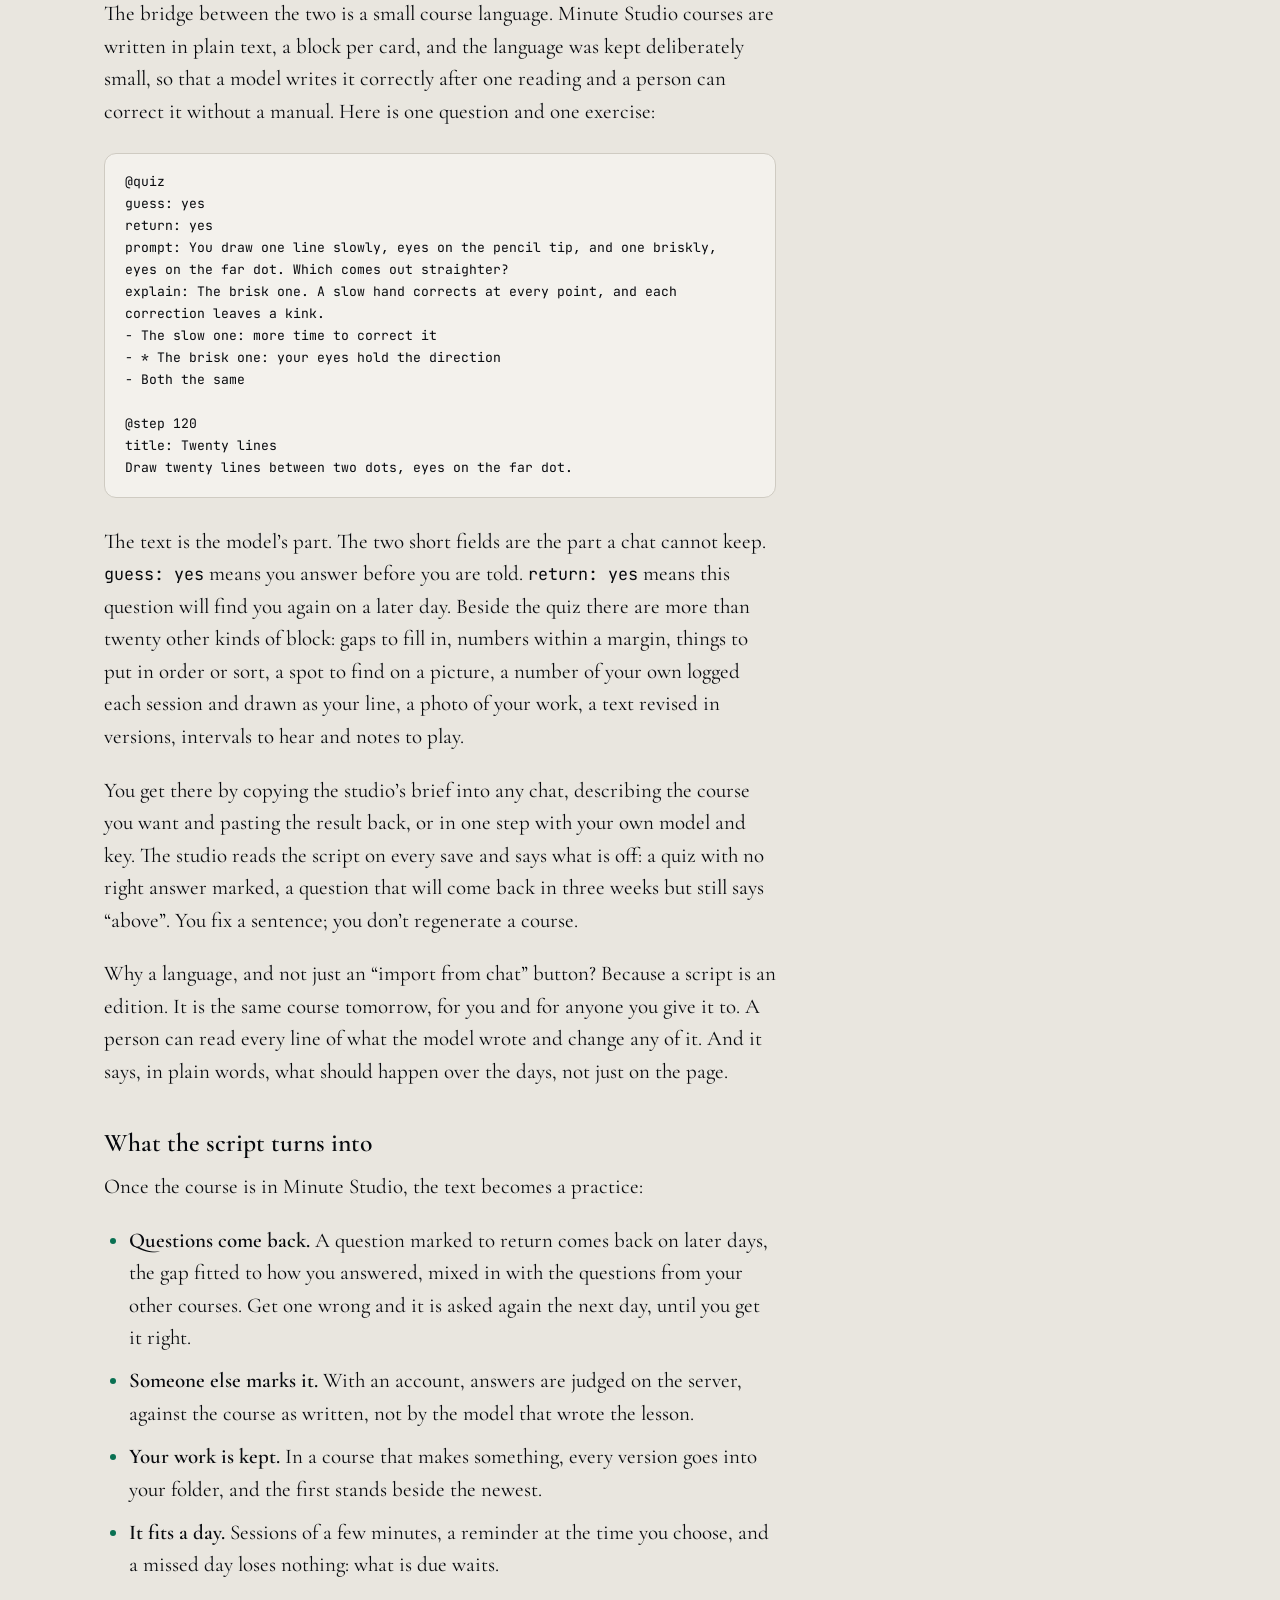
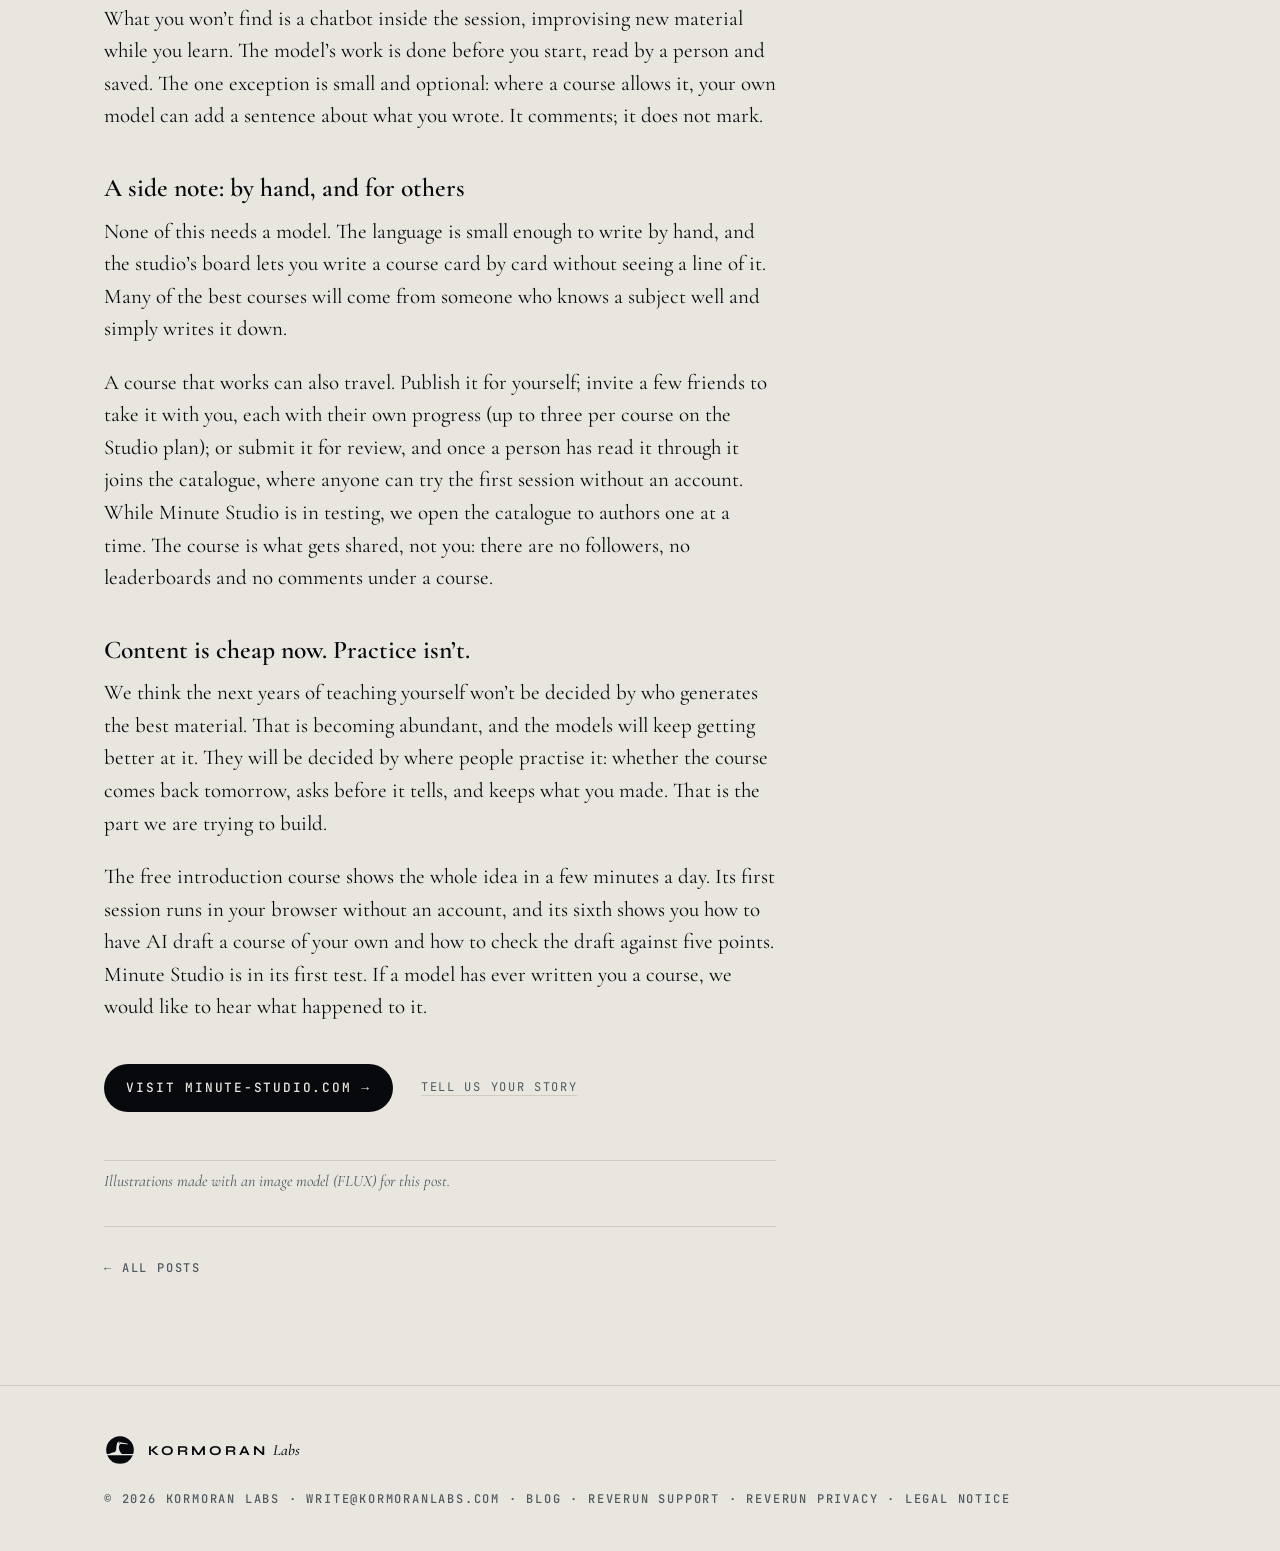
<file: blog/brilliant-courses-terrible-classrooms/index.html>
<!doctype html>
<html lang="en">
<head>
<meta charset="utf-8">
<meta name="viewport" content="width=device-width, initial-scale=1">
<title>Brilliant courses, terrible classrooms</title>
<meta name="description" content="Language models can now write a course in a minute that many paid courses would be proud of. Then they hand it to you in about the worst place to learn it: a chat. The hard part of teaching yourself is no longer the material. It is the classroom.">
<meta name="theme-color" content="#07090D" media="(prefers-color-scheme: dark)">
<meta name="theme-color" content="#E9E6DF" media="(prefers-color-scheme: light)">
<link rel="canonical" href="https://www.kormoranlabs.com/blog/brilliant-courses-terrible-classrooms/">
<link rel="alternate" type="application/atom+xml" title="Kormoran Labs blog" href="/blog/feed.xml">
<link rel="icon" href="/favicon.svg" type="image/svg+xml">
<link rel="icon" href="/favicon.ico" sizes="any">
<link rel="apple-touch-icon" href="/apple-touch-icon-180.png">
<meta property="og:type" content="article">
<meta property="og:title" content="Brilliant courses, terrible classrooms">
<meta property="og:description" content="Language models can now write a course in a minute that many paid courses would be proud of. Then they hand it to you in about the worst place to learn it: a chat. The hard part of teaching yourself is no longer the material. It is the classroom.">
<meta property="og:url" content="https://www.kormoranlabs.com/blog/brilliant-courses-terrible-classrooms/">
<meta property="og:image" content="https://www.kormoranlabs.com/blog/brilliant-courses-terrible-classrooms/og.jpg">
<meta property="og:image:width" content="1200">
<meta property="og:image:height" content="630">
<meta property="og:image:alt" content="A hand-drawn meadow: a friendly robot at a little desk writes a long sheet of paper that unrolls into a path of stepping stones, which a child with a backpack walks up towards a tree.">
<meta property="article:published_time" content="2026-11-25">
<meta name="twitter:card" content="summary_large_image">
<link rel="preload" href="/assets/fonts/cormorant-garamond-italic.woff2" as="font" type="font/woff2" crossorigin>
<link rel="preload" href="/assets/fonts/cormorant-garamond.woff2" as="font" type="font/woff2" crossorigin>
<link rel="stylesheet" href="/assets/site.css">
</head>
<body>

<svg width="0" height="0" style="position:absolute" aria-hidden="true">
  <defs>
    <clipPath id="kl-water" clipPathUnits="userSpaceOnUse"><path clip-rule="evenodd" d="M0 127 H200 V200 H0 Z M 30 132.4 C 38 134.8 50 137.8 62 139 C 70 140.2 75 144.4 76 151.6 C 77 158.8 79 168.4 82 174.4 C 85 178.6 95 181 102 177.4 L 145 172.6 C 149 172 150 169.3 147 168.1 C 146 169.24 144 169.9 141 169.9 L 106 172.3 C 99 170.8 93 166 93 158.8 C 93 149.2 99 140.8 112 132.4 Z"/></clipPath>
    <symbol id="kl-mark" viewBox="4 4 192 192">
      <path style="fill:var(--moon)" d="M184.071 126 A88 88 0 1 0 15.929 126 L30 126 C 38 122 50 117 62 115 C 70 113 75 106 76 94 C 77 82 79 66 82 56 C 85 49 95 45 102 51 L 145 59 C 149 60 150 64.5 147 66.5 C 146 64.6 144 63.5 141 63.5 L 106 59.5 C 99 62 93 70 93 82 C 93 98 99 112 112 126 L184.071 126 Z"/>
      <path style="fill:var(--moon)" clip-path="url(#kl-water)" d="M18.544 133.3 L181.456 133.3 A88 88 0 0 1 179.982 136.7 L20.018 136.7 A88 88 0 0 1 18.544 133.3 Z M21.874 140.5 L178.126 140.5 A88 88 0 0 1 176.497 143.5 L23.503 143.5 A88 88 0 0 1 21.874 140.5 Z M26.049 147.7 L173.951 147.7 A88 88 0 0 1 172.207 150.3 L27.793 150.3 A88 88 0 0 1 26.049 147.7 Z M31.225 154.9 L168.775 154.9 A88 88 0 0 1 166.96 157.1 L33.04 157.1 A88 88 0 0 1 31.225 154.9 Z M37.6 162.05 L162.4 162.05 A88 88 0 0 1 160.452 163.95 L39.548 163.95 A88 88 0 0 1 37.6 162.05 Z M45.637 169.2 L154.363 169.2 A88 88 0 0 1 152.262 170.8 L47.738 170.8 A88 88 0 0 1 45.637 169.2 Z M56.243 176.35 L143.757 176.35 A88 88 0 0 1 141.406 177.65 L58.594 177.65 A88 88 0 0 1 56.243 176.35 Z M72.22 183.5 L127.78 183.5 A88 88 0 0 1 124.571 184.5 L75.429 184.5 A88 88 0 0 1 72.22 183.5 Z"/>
      <circle style="fill:var(--accent);fill-opacity:var(--eye-halo)" cx="96" cy="54.5" r="5.5"/>
      <circle style="fill:var(--accent)" cx="96" cy="54.5" r="2.8"/>
    </symbol>
    <!-- Under 40 px: the simplified mark, no scanlines. -->
    <symbol id="kl-mark-small" viewBox="-2 -2 204 204">
      <path style="fill:var(--moon)" d="M184.071 126 A88 88 0 1 0 15.929 126 L30 126 C 38 122 50 117 62 115 C 70 113 75 106 76 94 C 77 82 79 66 82 56 C 85 49 95 45 102 51 L 145 59 C 149 60 150 64.5 147 66.5 C 146 64.6 144 63.5 141 63.5 L 106 59.5 C 99 62 93 70 93 82 C 93 98 99 112 112 126 L184.071 126 Z"/>
      <path style="fill:var(--moon)" d="M18.834 134 A88 88 0 0 0 181.166 134 Z"/>
      <circle style="fill:var(--accent)" cx="96" cy="54.5" r="5"/>
    </symbol>
  </defs>
</svg>

<header class="top">
  <div class="wrap">
    <a class="brand" href="/" aria-label="Kormoran Labs, home">
      <svg class="mark" aria-hidden="true"><use href="#kl-mark"/></svg>
      <span class="wordmark"><span class="k">Kormoran</span><span class="l">Labs</span></span>
    </a>
    <nav aria-label="Main">
      <a href="/#minute-studio">Minute Studio</a>
      <a href="/#reverun">Reverun</a>
      <a href="/blog/" aria-current="true">Blog</a>
      <a href="/#feedback">Feedback</a>
    </nav>
  </div>
</header>

<main class="blog post">
  <article class="wrap">
    <p class="label"><a href="/blog/">Blog</a> &middot; <time datetime="2026-11-25">25 November 2026</time> &middot; Opinion</p>
    <h1>Brilliant courses, terrible classrooms</h1>
    <p class="summary">Language models can now write a course in a minute that many paid courses would be proud of. Then they hand it to you in about the worst place to learn it: a chat. The hard part of teaching yourself is no longer the material. It is the classroom.</p>

    <p>Something changed quietly. Ask a model for two weeks of sight-reading, a plan for asking for a raise or a first tour of the night sky, and a minute later you have a sensible order, clear explanations, questions to answer and things to try. For most of history the bottleneck of teaching yourself was the material: the right book, a patient teacher, the money for either. For a great many subjects, that bottleneck is gone.</p>
    <p>And yet most of these courses are never finished. Not because they are bad, but because of where they live.</p>

    <h2>The chat is a terrible classroom</h2>
    <p>A chat is built for conversation: you ask, it answers, the thread scrolls on. Learning that lasts needs nearly the opposite. It needs the material to come back after you have started to forget it, a question before the answer, and practice with feedback on the work. We wrote about why those things work, and why they feel worse than they are, in <a href="/blog/you-are-not-a-goldfish/">You are not a goldfish</a>. A chat gets in the way of each of them.</p>
    <ul>
      <li><strong>It waits for you.</strong> Assistants can now remember things and even schedule a reminder. But on day two the course still does not know which questions you missed on day one. Day two starts with scrolling.</li>
      <li><strong>It answers before you have tried.</strong> A model built to help tends to explain first and ask after, and when it quizzes you it marks the work of the lesson it just wrote. It is a generous examiner of its own teaching.</li>
      <li><strong>It never holds still.</strong> Regenerate and you get a different course. Come back in a week and it improvises from wherever the thread drifted. There is no edition to return to, correct once or pass on.</li>
      <li><strong>Your work sinks into the scroll.</strong> Many courses are about something you make: a text, a sketch, a budget. In a chat your first attempt and your fifth never stand side by side, so you cannot see what changed.</li>
    </ul>
    <p>The interactive pages that models now build beside the chat look much better. Some even keep a little state. But they are still pages to visit, not a practice that comes to find you tomorrow.</p>
    <p>So we have tutors that write better than ever, and we take their courses in a medium designed for small talk. No wonder they don&rsquo;t stick.</p>
    <figure class="illustration">
      <img src="chat-tower.webp" width="1440" height="960" loading="lazy" decoding="async" alt="A hand-drawn tower of blank chat bubbles, stacked high and leaning slightly, with more bubbles floating loose around it. A small cheerful man on a wooden ladder pulls one bubble out of the middle to look behind it, while at the foot of the tower a book with a green ribbon lies open on the grass.">
      <figcaption>Day two starts with digging.</figcaption>
    </figure>

    <h2>Let the model write, and something else run the course</h2>
    <p>A course is really two things, and a chat blurs them. One is a <em>text</em>: what to explain, what to ask, what to try, in what order. The other is a <em>practice</em>: the same course tomorrow as today, a memory of what you got wrong, a judge who is not the author, a calendar and a place to keep your work.</p>
    <p>A model is very good at the first and has no business doing the second. That is the idea behind <a href="https://minute-studio.com" rel="noopener">Minute Studio</a>: use the power of a language model to create the course, then take it somewhere built for doing it, a few minutes a day.</p>
    <figure class="illustration">
      <img src="written-then-walked.webp" width="1440" height="960" loading="lazy" decoding="async" alt="A hand-drawn meadow. On the left, a friendly robot at a little wooden desk writes with a quill on a long sheet of paper, which unrolls across the grass and becomes a path of flat stepping stones. A smiling child with a backpack and a pencil behind one ear walks along the stones, which lead up a gentle hill to a green tree.">
      <figcaption>The model writes the course. The practice is the walking, one step a day.</figcaption>
    </figure>

    <h2>A language both of you can read</h2>
    <p>The bridge between the two is a small course language. Minute Studio courses are written in plain text, a block per card, and the language was kept deliberately small, so that a model writes it correctly after one reading and a person can correct it without a manual. Here is one question and one exercise:</p>
    <pre><code>@quiz
guess: yes
return: yes
prompt: You draw one line slowly, eyes on the pencil tip, and one briskly, eyes on the far dot. Which comes out straighter?
explain: The brisk one. A slow hand corrects at every point, and each correction leaves a kink.
- The slow one: more time to correct it
- * The brisk one: your eyes hold the direction
- Both the same

@step 120
title: Twenty lines
Draw twenty lines between two dots, eyes on the far dot.</code></pre>
    <p>The text is the model&rsquo;s part. The two short fields are the part a chat cannot keep. <code>guess: yes</code> means you answer before you are told. <code>return: yes</code> means this question will find you again on a later day. Beside the quiz there are more than twenty other kinds of block: gaps to fill in, numbers within a margin, things to put in order or sort, a spot to find on a picture, a number of your own logged each session and drawn as your line, a photo of your work, a text revised in versions, intervals to hear and notes to play.</p>
    <p>You get there by copying the studio&rsquo;s brief into any chat, describing the course you want and pasting the result back, or in one step with your own model and key. The studio reads the script on every save and says what is off: a quiz with no right answer marked, a question that will come back in three weeks but still says &ldquo;above&rdquo;. You fix a sentence; you don&rsquo;t regenerate a course.</p>
    <p>Why a language, and not just an &ldquo;import from chat&rdquo; button? Because a script is an edition. It is the same course tomorrow, for you and for anyone you give it to. A person can read every line of what the model wrote and change any of it. And it says, in plain words, what should happen over the days, not just on the page.</p>

    <h2>What the script turns into</h2>
    <p>Once the course is in Minute Studio, the text becomes a practice:</p>
    <ul>
      <li><strong>Questions come back.</strong> A question marked to return comes back on later days, the gap fitted to how you answered, mixed in with the questions from your other courses. Get one wrong and it is asked again the next day, until you get it right.</li>
      <li><strong>Someone else marks it.</strong> With an account, answers are judged on the server, against the course as written, not by the model that wrote the lesson.</li>
      <li><strong>Your work is kept.</strong> In a course that makes something, every version goes into your folder, and the first stands beside the newest.</li>
      <li><strong>It fits a day.</strong> Sessions of a few minutes, a reminder at the time you choose, and a missed day loses nothing: what is due waits.</li>
    </ul>
    <p>What you won&rsquo;t find is a chatbot inside the session, improvising new material while you learn. The model&rsquo;s work is done before you start, read by a person and saved. The one exception is small and optional: where a course allows it, your own model can add a sentence about what you wrote. It comments; it does not mark.</p>

    <h2>A side note: by hand, and for others</h2>
    <p>None of this needs a model. The language is small enough to write by hand, and the studio&rsquo;s board lets you write a course card by card without seeing a line of it. Many of the best courses will come from someone who knows a subject well and simply writes it down.</p>
    <p>A course that works can also travel. Publish it for yourself; invite a few friends to take it with you, each with their own progress (up to three per course on the Studio plan); or submit it for review, and once a person has read it through it joins the catalogue, where anyone can try the first session without an account. While Minute Studio is in testing, we open the catalogue to authors one at a time. The course is what gets shared, not you: there are no followers, no leaderboards and no comments under a course.</p>

    <h2>Content is cheap now. Practice isn&rsquo;t.</h2>
    <p>We think the next years of teaching yourself won&rsquo;t be decided by who generates the best material. That is becoming abundant, and the models will keep getting better at it. They will be decided by where people practise it: whether the course comes back tomorrow, asks before it tells, and keeps what you made. That is the part we are trying to build.</p>
    <p>The free introduction course shows the whole idea in a few minutes a day. Its first session runs in your browser without an account, and its sixth shows you how to have AI draft a course of your own and how to check the draft against five points. Minute Studio is in its first test. If a model has ever written you a course, we would like to hear what happened to it.</p>
    <div class="cta-row post-end">
      <a class="button" href="https://minute-studio.com" rel="noopener">Visit minute-studio.com <span class="arrow" aria-hidden="true">&rarr;</span></a>
      <a class="text-link" href="mailto:write@kormoranlabs.com?subject=Brilliant%20courses%2C%20terrible%20classrooms">Tell us your story</a>
    </div>

    <section class="sources" aria-label="Credits">
      <p class="credit">Illustrations made with an image model (FLUX) for this post.</p>
    </section>

    <p class="post-back label"><a href="/blog/">&larr; All posts</a></p>
  </article>
</main>


<footer>
  <div class="wrap">
    <a class="brand" href="/" aria-label="Kormoran Labs, home">
      <svg class="mark" aria-hidden="true"><use href="#kl-mark-small"/></svg>
      <span class="wordmark"><span class="k">Kormoran</span><span class="l">Labs</span></span>
    </a>
    <p class="label">&copy; 2026 Kormoran Labs &middot; <a href="mailto:write@kormoranlabs.com">write@kormoranlabs.com</a> &middot; <a href="/blog/">Blog</a> &middot; <a href="/reverun/support/">Reverun support</a> &middot; <a href="/reverun/privacy/">Reverun privacy</a> &middot; <a href="/legal/">Legal notice</a></p>
  </div>
</footer>
</body>
</html>
</file>
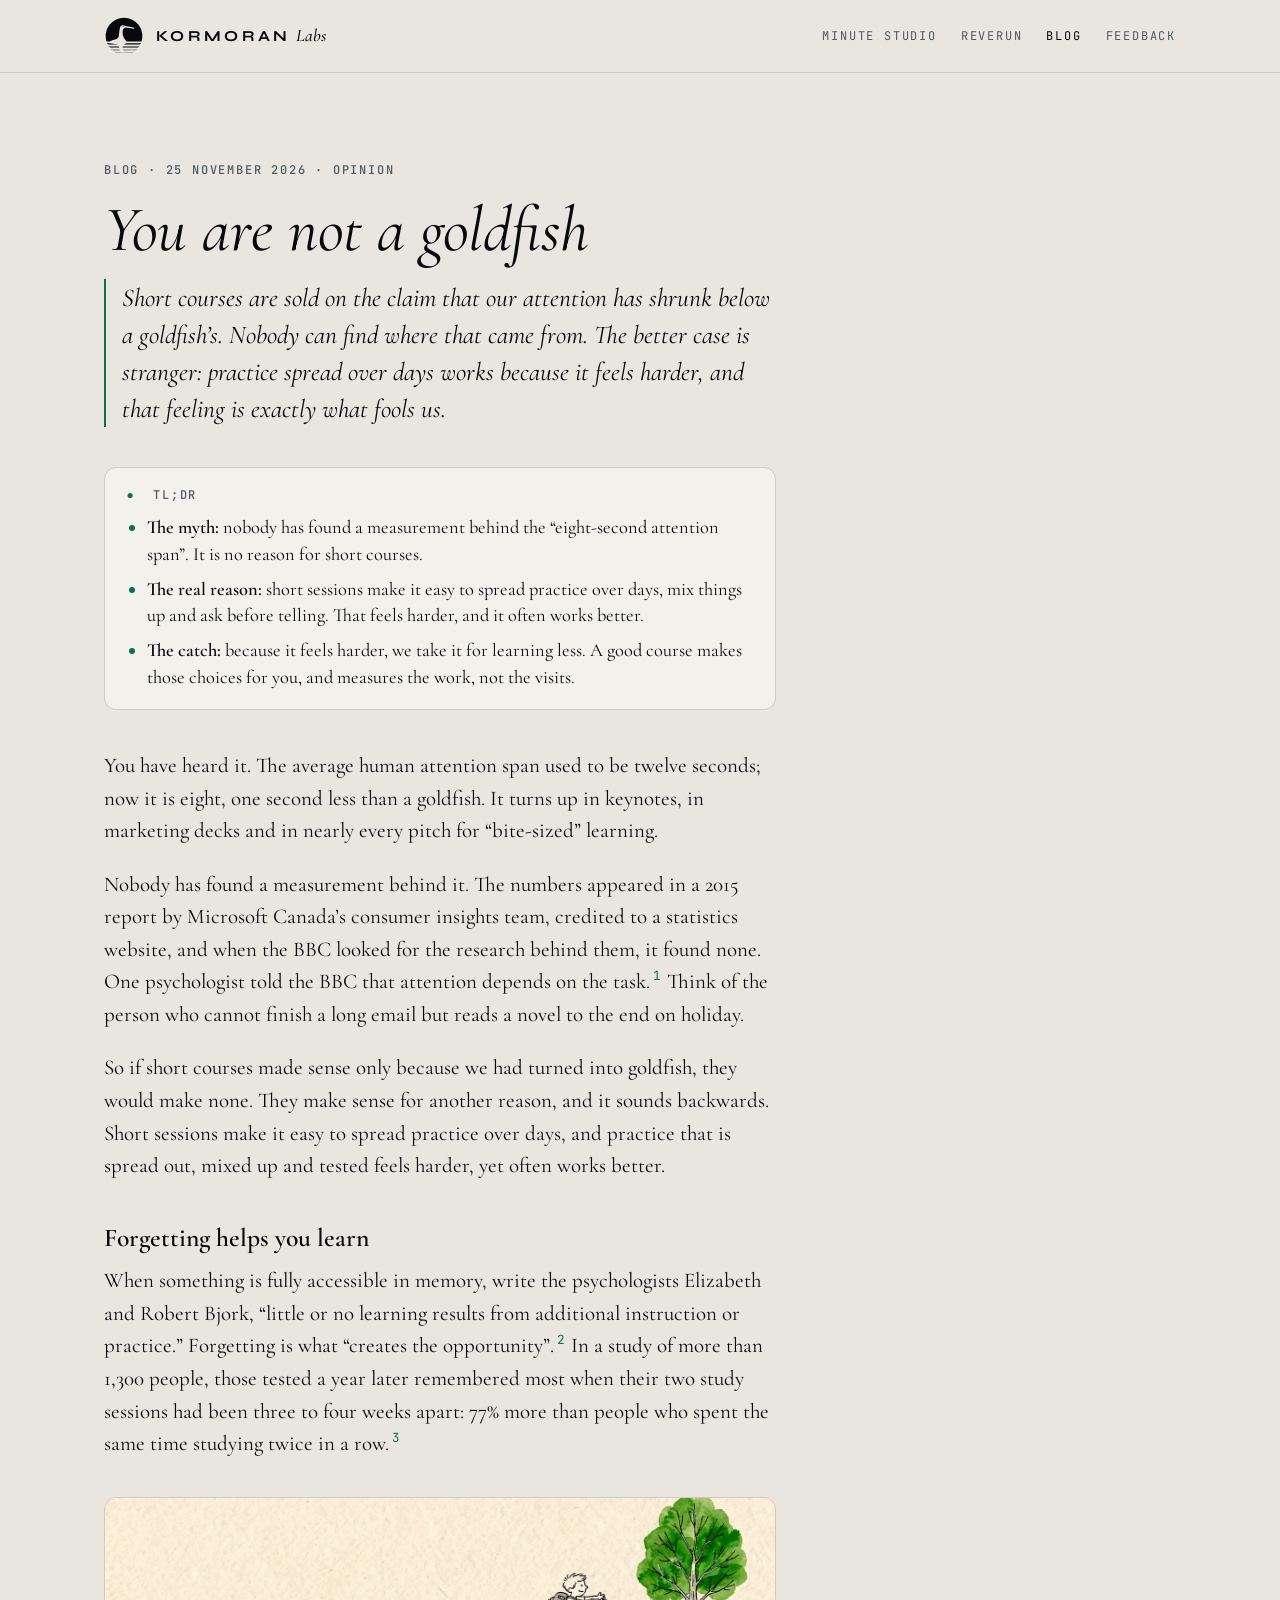
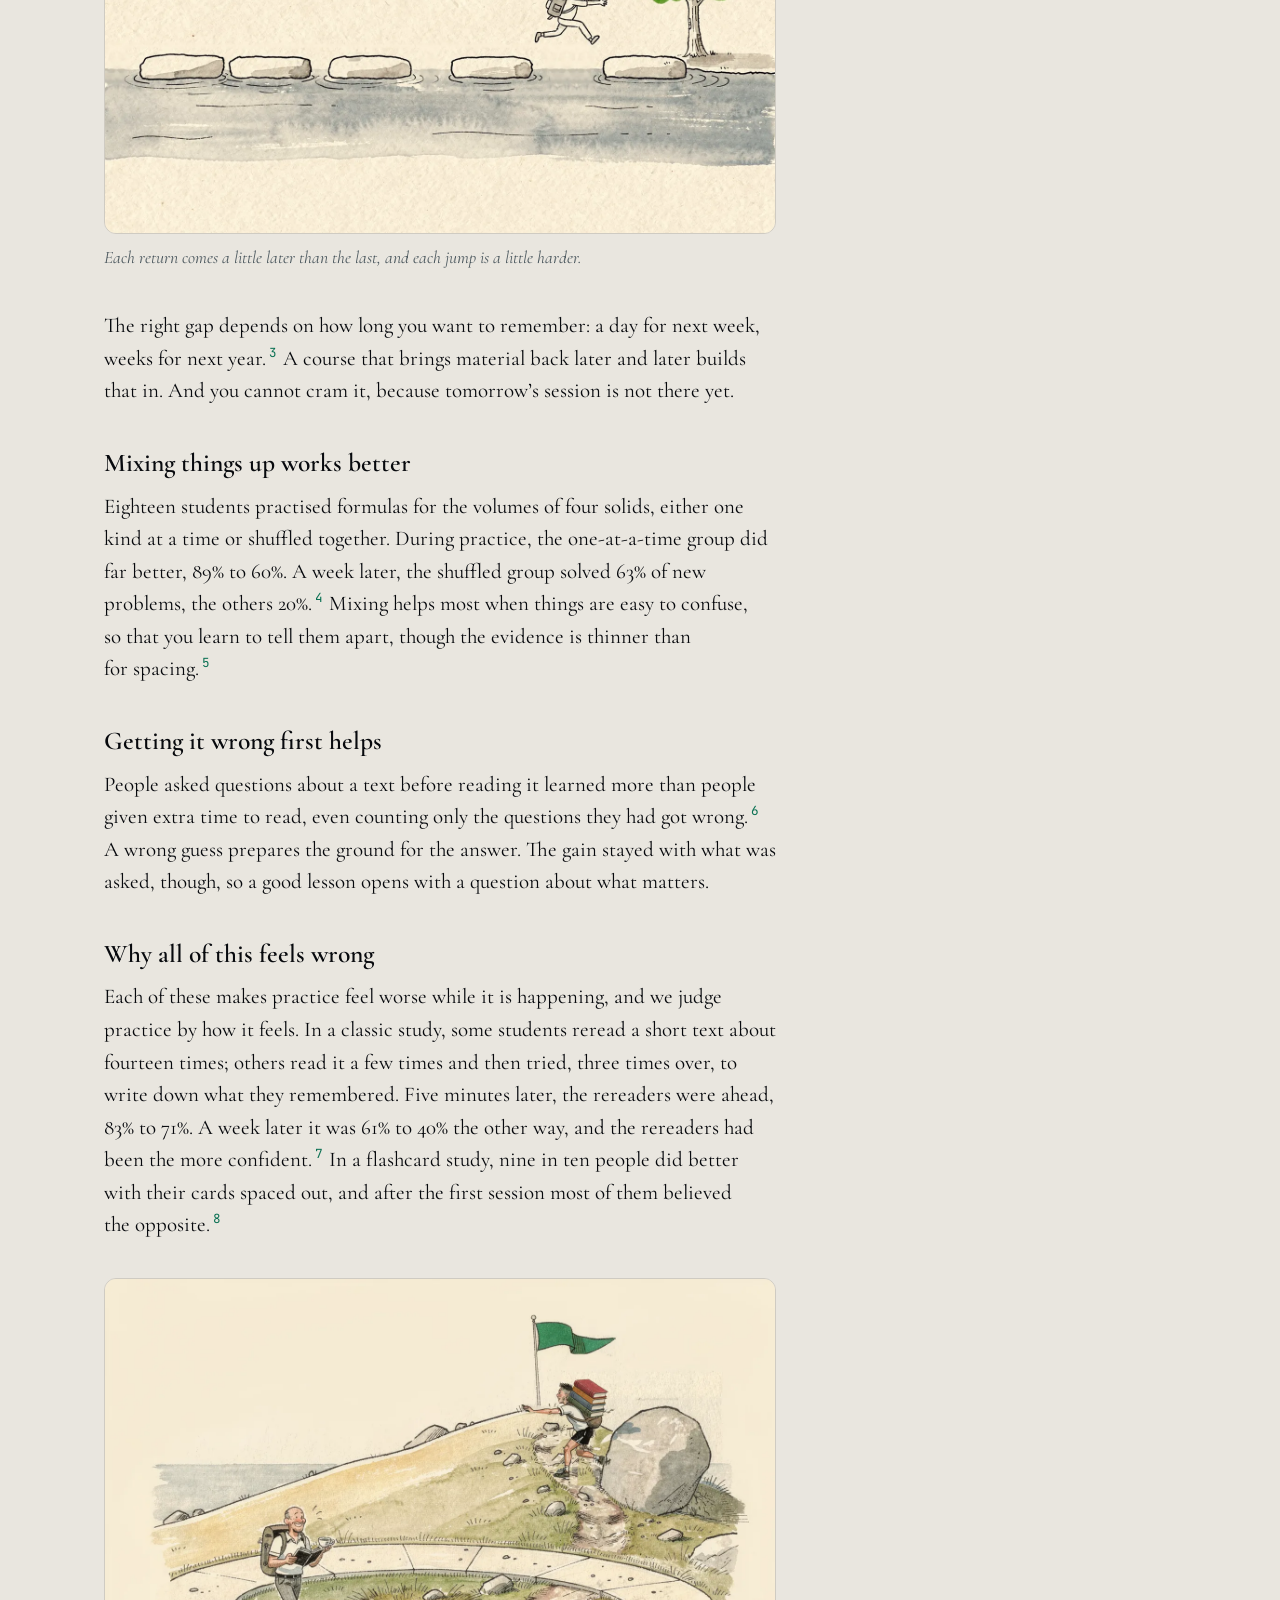
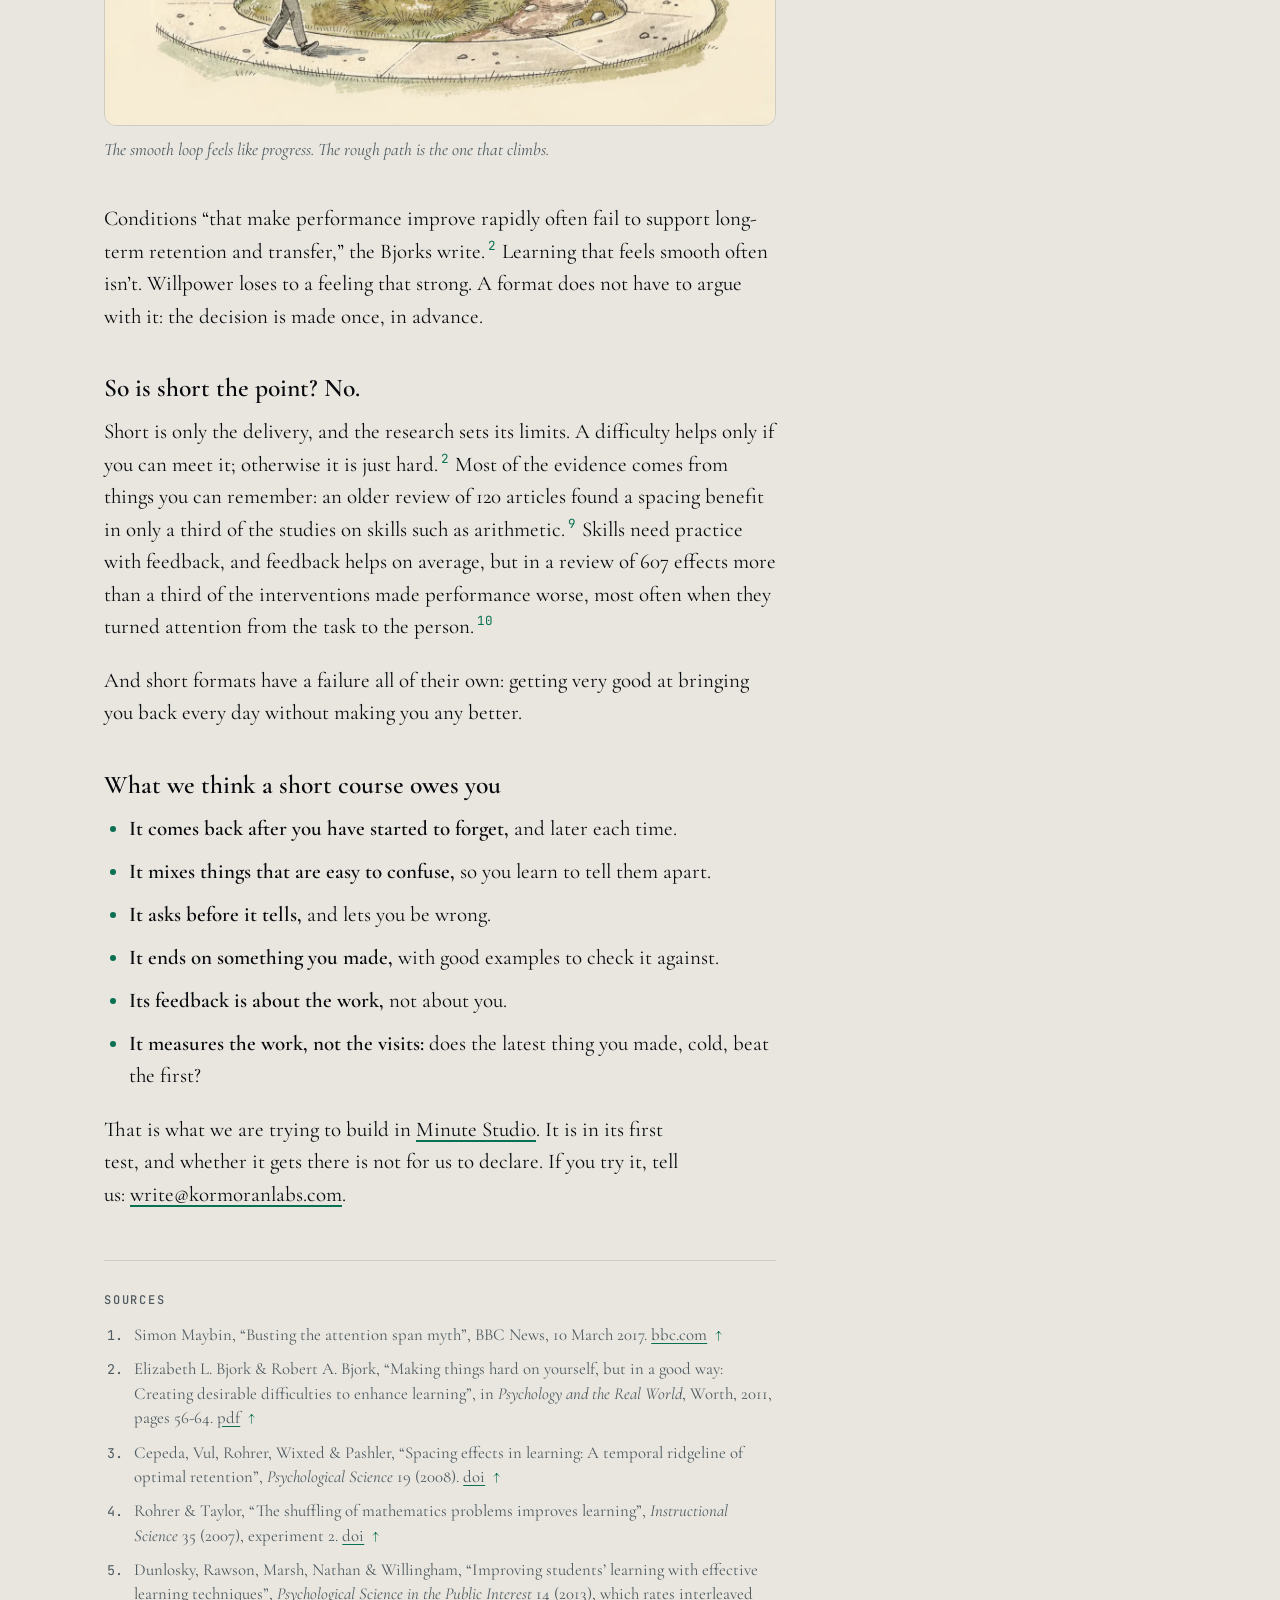
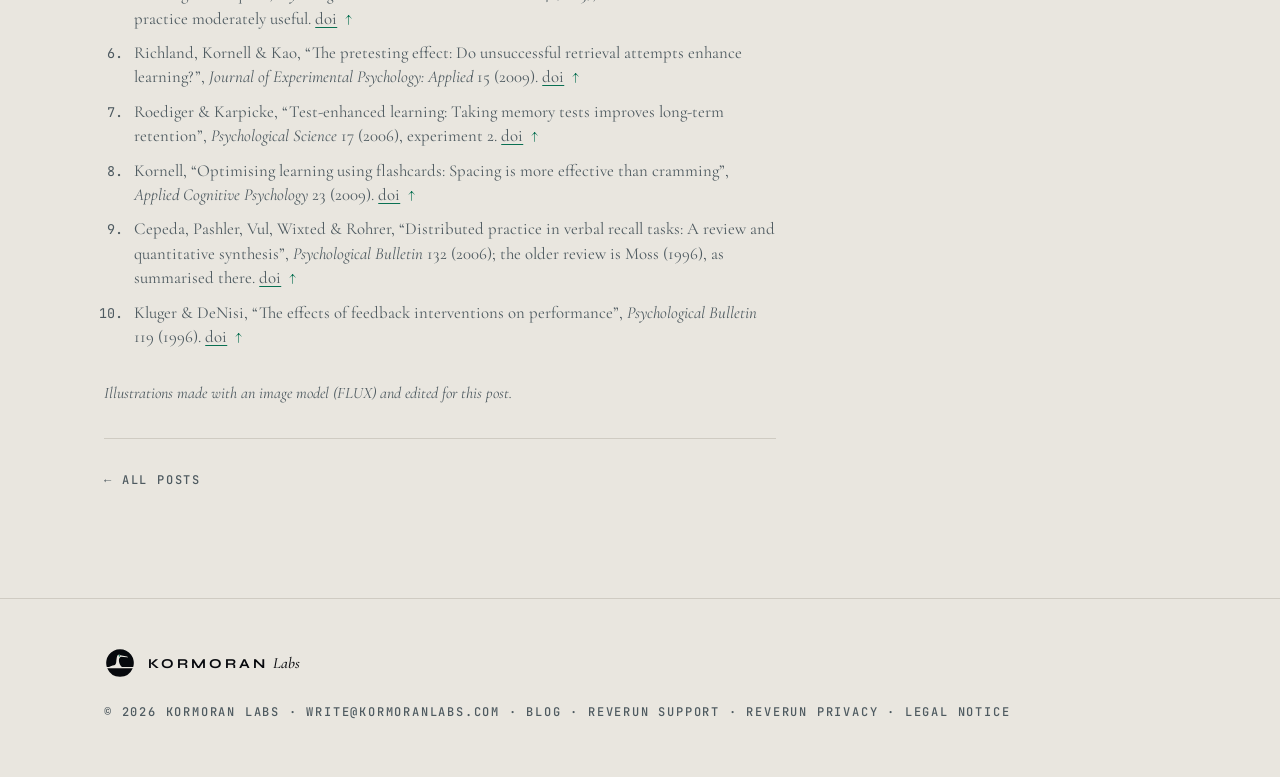
<file: blog/you-are-not-a-goldfish/index.html>
<!doctype html>
<html lang="en">
<head>
<meta charset="utf-8">
<meta name="viewport" content="width=device-width, initial-scale=1">
<title>You are not a goldfish</title>
<meta name="description" content="Short courses are sold on the claim that our attention has shrunk below a goldfish&rsquo;s. Nobody can find where that came from. The better case is stranger: practice spread over days works because it feels harder, and that feeling is exactly what fools us.">
<meta name="theme-color" content="#07090D" media="(prefers-color-scheme: dark)">
<meta name="theme-color" content="#E9E6DF" media="(prefers-color-scheme: light)">
<link rel="canonical" href="https://www.kormoranlabs.com/blog/you-are-not-a-goldfish/">
<link rel="alternate" type="application/atom+xml" title="Kormoran Labs blog" href="/blog/feed.xml">
<link rel="icon" href="/favicon.svg" type="image/svg+xml">
<link rel="icon" href="/favicon.ico" sizes="any">
<link rel="apple-touch-icon" href="/apple-touch-icon-180.png">
<meta property="og:type" content="article">
<meta property="og:title" content="You are not a goldfish">
<meta property="og:description" content="Short courses are sold on the claim that our attention has shrunk below a goldfish&rsquo;s. Nobody can find where that came from. The better case is stranger: practice spread over days works because it feels harder, and that feeling is exactly what fools us.">
<meta property="og:url" content="https://www.kormoranlabs.com/blog/you-are-not-a-goldfish/">
<meta property="og:image" content="https://www.kormoranlabs.com/blog/you-are-not-a-goldfish/og.jpg">
<meta property="og:image:width" content="1200">
<meta property="og:image:height" content="630">
<meta property="og:image:alt" content="A hand-drawn hill: one man strolls round a paved loop with a book and a teacup while a fit hiker carrying a stack of books climbs a rocky trail towards a green flag at the top.">
<meta property="article:published_time" content="2026-11-25">
<meta name="twitter:card" content="summary_large_image">
<link rel="preload" href="/assets/fonts/cormorant-garamond-italic.woff2" as="font" type="font/woff2" crossorigin>
<link rel="preload" href="/assets/fonts/cormorant-garamond.woff2" as="font" type="font/woff2" crossorigin>
<link rel="stylesheet" href="/assets/site.css">
</head>
<body>

<svg width="0" height="0" style="position:absolute" aria-hidden="true">
  <defs>
    <clipPath id="kl-water" clipPathUnits="userSpaceOnUse"><path clip-rule="evenodd" d="M0 127 H200 V200 H0 Z M 30 132.4 C 38 134.8 50 137.8 62 139 C 70 140.2 75 144.4 76 151.6 C 77 158.8 79 168.4 82 174.4 C 85 178.6 95 181 102 177.4 L 145 172.6 C 149 172 150 169.3 147 168.1 C 146 169.24 144 169.9 141 169.9 L 106 172.3 C 99 170.8 93 166 93 158.8 C 93 149.2 99 140.8 112 132.4 Z"/></clipPath>
    <symbol id="kl-mark" viewBox="4 4 192 192">
      <path style="fill:var(--moon)" d="M184.071 126 A88 88 0 1 0 15.929 126 L30 126 C 38 122 50 117 62 115 C 70 113 75 106 76 94 C 77 82 79 66 82 56 C 85 49 95 45 102 51 L 145 59 C 149 60 150 64.5 147 66.5 C 146 64.6 144 63.5 141 63.5 L 106 59.5 C 99 62 93 70 93 82 C 93 98 99 112 112 126 L184.071 126 Z"/>
      <path style="fill:var(--moon)" clip-path="url(#kl-water)" d="M18.544 133.3 L181.456 133.3 A88 88 0 0 1 179.982 136.7 L20.018 136.7 A88 88 0 0 1 18.544 133.3 Z M21.874 140.5 L178.126 140.5 A88 88 0 0 1 176.497 143.5 L23.503 143.5 A88 88 0 0 1 21.874 140.5 Z M26.049 147.7 L173.951 147.7 A88 88 0 0 1 172.207 150.3 L27.793 150.3 A88 88 0 0 1 26.049 147.7 Z M31.225 154.9 L168.775 154.9 A88 88 0 0 1 166.96 157.1 L33.04 157.1 A88 88 0 0 1 31.225 154.9 Z M37.6 162.05 L162.4 162.05 A88 88 0 0 1 160.452 163.95 L39.548 163.95 A88 88 0 0 1 37.6 162.05 Z M45.637 169.2 L154.363 169.2 A88 88 0 0 1 152.262 170.8 L47.738 170.8 A88 88 0 0 1 45.637 169.2 Z M56.243 176.35 L143.757 176.35 A88 88 0 0 1 141.406 177.65 L58.594 177.65 A88 88 0 0 1 56.243 176.35 Z M72.22 183.5 L127.78 183.5 A88 88 0 0 1 124.571 184.5 L75.429 184.5 A88 88 0 0 1 72.22 183.5 Z"/>
      <circle style="fill:var(--accent);fill-opacity:var(--eye-halo)" cx="96" cy="54.5" r="5.5"/>
      <circle style="fill:var(--accent)" cx="96" cy="54.5" r="2.8"/>
    </symbol>
    <!-- Under 40 px: the simplified mark, no scanlines. -->
    <symbol id="kl-mark-small" viewBox="-2 -2 204 204">
      <path style="fill:var(--moon)" d="M184.071 126 A88 88 0 1 0 15.929 126 L30 126 C 38 122 50 117 62 115 C 70 113 75 106 76 94 C 77 82 79 66 82 56 C 85 49 95 45 102 51 L 145 59 C 149 60 150 64.5 147 66.5 C 146 64.6 144 63.5 141 63.5 L 106 59.5 C 99 62 93 70 93 82 C 93 98 99 112 112 126 L184.071 126 Z"/>
      <path style="fill:var(--moon)" d="M18.834 134 A88 88 0 0 0 181.166 134 Z"/>
      <circle style="fill:var(--accent)" cx="96" cy="54.5" r="5"/>
    </symbol>
  </defs>
</svg>

<header class="top">
  <div class="wrap">
    <a class="brand" href="/" aria-label="Kormoran Labs, home">
      <svg class="mark" aria-hidden="true"><use href="#kl-mark"/></svg>
      <span class="wordmark"><span class="k">Kormoran</span><span class="l">Labs</span></span>
    </a>
    <nav aria-label="Main">
      <a href="/#minute-studio">Minute Studio</a>
      <a href="/#reverun">Reverun</a>
      <a href="/blog/" aria-current="true">Blog</a>
      <a href="/#feedback">Feedback</a>
    </nav>
  </div>
</header>

<main class="blog post">
  <article class="wrap">
    <p class="label"><a href="/blog/">Blog</a> &middot; <time datetime="2026-11-25">25 November 2026</time> &middot; Opinion</p>
    <h1>You are not a goldfish</h1>
    <p class="summary">Short courses are sold on the claim that our attention has shrunk below a goldfish&rsquo;s. Nobody can find where that came from. The better case is stranger: practice spread over days works because it feels harder, and that feeling is exactly what fools us.</p>

    <aside class="tldr" aria-labelledby="tldr-title">
      <p class="label" id="tldr-title"><span class="eye">&#9679;</span>&nbsp; TL;DR</p>
      <ul>
        <li><strong>The myth:</strong> nobody has found a measurement behind the &ldquo;eight-second attention span&rdquo;. It is no reason for short courses.</li>
        <li><strong>The real reason:</strong> short sessions make it easy to spread practice over days, mix things up and ask before telling. That feels harder, and it often works better.</li>
        <li><strong>The catch:</strong> because it feels harder, we take it for learning less. A good course makes those choices for you, and measures the work, not the visits.</li>
      </ul>
    </aside>

    <p>You have heard it. The average human attention span used to be twelve seconds; now it is eight, one second less than a goldfish. It turns up in keynotes, in marketing decks and in nearly every pitch for &ldquo;bite-sized&rdquo; learning.</p>
    <p>Nobody has found a measurement behind it. The numbers appeared in a 2015 report by Microsoft Canada&rsquo;s consumer insights team, credited to a statistics website, and when the BBC looked for the research behind them, it found none. One psychologist told the BBC that attention depends on the task.<sup><a href="#s1" id="r1">1</a></sup> Think of the person who cannot finish a long email but reads a novel to the end on holiday.</p>
    <p>So if short courses made sense only because we had turned into goldfish, they would make none. They make sense for another reason, and it sounds backwards. Short sessions make it easy to spread practice over days, and practice that is spread out, mixed up and tested feels harder, yet often works better.</p>

    <h2>Forgetting helps you learn</h2>
    <p>When something is fully accessible in memory, write the psychologists Elizabeth and Robert Bjork, &ldquo;little or no learning results from additional instruction or practice.&rdquo; Forgetting is what &ldquo;creates the opportunity&rdquo;.<sup><a href="#s2" id="r2">2</a></sup> In a study of more than 1,300 people, those tested a year later remembered most when their two study sessions had been three to four weeks apart: 77% more than people who spent the same time studying twice in a row.<sup><a href="#s3" id="r3">3</a></sup></p>
    <figure class="illustration">
      <img src="stepping-stones.webp" width="1440" height="720" loading="lazy" decoding="async" alt="A hand-drawn river seen from the side. Stepping stones lead to a tree on the far bank, the gaps between them growing wider from left to right, and a small cheerful figure with a backpack leaps across the widest gap.">
      <figcaption>Each return comes a little later than the last, and each jump is a little harder.</figcaption>
    </figure>
    <p>The right gap depends on how long you want to remember: a day for next week, weeks for next year.<sup><a href="#s3">3</a></sup> A course that brings material back later and later builds that in. And you cannot cram it, because tomorrow&rsquo;s session is not there yet.</p>

    <h2>Mixing things up works better</h2>
    <p>Eighteen students practised formulas for the volumes of four solids, either one kind at a time or shuffled together. During practice, the one-at-a-time group did far better, 89% to 60%. A week later, the shuffled group solved 63% of new problems, the others 20%.<sup><a href="#s4" id="r4">4</a></sup> Mixing helps most when things are easy to confuse, so that you learn to tell them apart, though the evidence is thinner than for spacing.<sup><a href="#s5" id="r5">5</a></sup></p>

    <h2>Getting it wrong first helps</h2>
    <p>People asked questions about a text before reading it learned more than people given extra time to read, even counting only the questions they had got wrong.<sup><a href="#s6" id="r6">6</a></sup> A wrong guess prepares the ground for the answer. The gain stayed with what was asked, though, so a good lesson opens with a question about what matters.</p>

    <h2>Why all of this feels wrong</h2>
    <p>Each of these makes practice feel worse while it is happening, and we judge practice by how it feels. In a classic study, some students reread a short text about fourteen times; others read it a few times and then tried, three times over, to write down what they remembered. Five minutes later, the rereaders were ahead, 83% to 71%. A week later it was 61% to 40% the other way, and the rereaders had been the more confident.<sup><a href="#s7" id="r7">7</a></sup> In a flashcard study, nine in ten people did better with their cards spaced out, and after the first session most of them believed the opposite.<sup><a href="#s8" id="r8">8</a></sup></p>
    <figure class="illustration">
      <img src="two-paths.webp" width="1440" height="960" loading="lazy" decoding="async" alt="A hand-drawn hill by the sea. At the bottom, a smiling man with a book and a teacup strolls round a closed paved loop. A rough trail leaves the loop and climbs the hill, where a fit hiker with a stack of books in his rucksack climbs towards a green flag at the top, reaching for it.">
      <figcaption>The smooth loop feels like progress. The rough path is the one that climbs.</figcaption>
    </figure>
    <p>Conditions &ldquo;that make performance improve rapidly often fail to support long-term retention and transfer,&rdquo; the Bjorks write.<sup><a href="#s2">2</a></sup> Learning that feels smooth often isn&rsquo;t. Willpower loses to a feeling that strong. A format does not have to argue with it: the decision is made once, in advance.</p>

    <h2>So is short the point? No.</h2>
    <p>Short is only the delivery, and the research sets its limits. A difficulty helps only if you can meet it; otherwise it is just hard.<sup><a href="#s2">2</a></sup> Most of the evidence comes from things you can remember: an older review of 120 articles found a spacing benefit in only a third of the studies on skills such as arithmetic.<sup><a href="#s9" id="r9">9</a></sup> Skills need practice with feedback, and feedback helps on average, but in a review of 607 effects more than a third of the interventions made performance worse, most often when they turned attention from the task to the person.<sup><a href="#s10" id="r10">10</a></sup></p>
    <p>And short formats have a failure all of their own: getting very good at bringing you back every day without making you any better.</p>

    <h2>What we think a short course owes you</h2>
    <ul>
      <li><strong>It comes back after you have started to forget,</strong> and later each time.</li>
      <li><strong>It mixes things that are easy to confuse,</strong> so you learn to tell them apart.</li>
      <li><strong>It asks before it tells,</strong> and lets you be wrong.</li>
      <li><strong>It ends on something you made,</strong> with good examples to check it against.</li>
      <li><strong>Its feedback is about the work,</strong> not about you.</li>
      <li><strong>It measures the work, not the visits:</strong> does the latest thing you made, cold, beat the first?</li>
    </ul>
    <p>That is what we are trying to build in <a href="https://minute-studio.com" rel="noopener">Minute Studio</a>. It is in its first test, and whether it gets there is not for us to declare. If you try it, tell us: <a href="mailto:write@kormoranlabs.com?subject=You%20are%20not%20a%20goldfish">write@kormoranlabs.com</a>.</p>

    <section class="sources" aria-labelledby="sources-title">
      <h2 id="sources-title">Sources</h2>
      <ol>
        <li id="s1">Simon Maybin, &ldquo;Busting the attention span myth&rdquo;, BBC News, 10 March 2017. <a href="https://www.bbc.com/news/health-38896790" rel="noopener">bbc.com</a> <a class="back" href="#r1" aria-label="Back to the text">&uarr;</a></li>
        <li id="s2">Elizabeth L. Bjork &amp; Robert A. Bjork, &ldquo;Making things hard on yourself, but in a good way: Creating desirable difficulties to enhance learning&rdquo;, in <cite>Psychology and the Real World</cite>, Worth, 2011, pages 56-64. <a href="https://bjorklab.psych.ucla.edu/wp-content/uploads/sites/13/2016/04/EBjork_RBjork_2011.pdf" rel="noopener">pdf</a> <a class="back" href="#r2" aria-label="Back to the text">&uarr;</a></li>
        <li id="s3">Cepeda, Vul, Rohrer, Wixted &amp; Pashler, &ldquo;Spacing effects in learning: A temporal ridgeline of optimal retention&rdquo;, <cite>Psychological Science</cite> 19 (2008). <a href="https://doi.org/10.1111/j.1467-9280.2008.02209.x" rel="noopener">doi</a> <a class="back" href="#r3" aria-label="Back to the text">&uarr;</a></li>
        <li id="s4">Rohrer &amp; Taylor, &ldquo;The shuffling of mathematics problems improves learning&rdquo;, <cite>Instructional Science</cite> 35 (2007), experiment 2. <a href="https://doi.org/10.1007/s11251-007-9015-8" rel="noopener">doi</a> <a class="back" href="#r4" aria-label="Back to the text">&uarr;</a></li>
        <li id="s5">Dunlosky, Rawson, Marsh, Nathan &amp; Willingham, &ldquo;Improving students&rsquo; learning with effective learning techniques&rdquo;, <cite>Psychological Science in the Public Interest</cite> 14 (2013), which rates interleaved practice moderately useful. <a href="https://doi.org/10.1177/1529100612453266" rel="noopener">doi</a> <a class="back" href="#r5" aria-label="Back to the text">&uarr;</a></li>
        <li id="s6">Richland, Kornell &amp; Kao, &ldquo;The pretesting effect: Do unsuccessful retrieval attempts enhance learning?&rdquo;, <cite>Journal of Experimental Psychology: Applied</cite> 15 (2009). <a href="https://doi.org/10.1037/a0016496" rel="noopener">doi</a> <a class="back" href="#r6" aria-label="Back to the text">&uarr;</a></li>
        <li id="s7">Roediger &amp; Karpicke, &ldquo;Test-enhanced learning: Taking memory tests improves long-term retention&rdquo;, <cite>Psychological Science</cite> 17 (2006), experiment 2. <a href="https://doi.org/10.1111/j.1467-9280.2006.01693.x" rel="noopener">doi</a> <a class="back" href="#r7" aria-label="Back to the text">&uarr;</a></li>
        <li id="s8">Kornell, &ldquo;Optimising learning using flashcards: Spacing is more effective than cramming&rdquo;, <cite>Applied Cognitive Psychology</cite> 23 (2009). <a href="https://doi.org/10.1002/acp.1537" rel="noopener">doi</a> <a class="back" href="#r8" aria-label="Back to the text">&uarr;</a></li>
        <li id="s9">Cepeda, Pashler, Vul, Wixted &amp; Rohrer, &ldquo;Distributed practice in verbal recall tasks: A review and quantitative synthesis&rdquo;, <cite>Psychological Bulletin</cite> 132 (2006); the older review is Moss (1996), as summarised there. <a href="https://doi.org/10.1037/0033-2909.132.3.354" rel="noopener">doi</a> <a class="back" href="#r9" aria-label="Back to the text">&uarr;</a></li>
        <li id="s10">Kluger &amp; DeNisi, &ldquo;The effects of feedback interventions on performance&rdquo;, <cite>Psychological Bulletin</cite> 119 (1996). <a href="https://doi.org/10.1037/0033-2909.119.2.254" rel="noopener">doi</a> <a class="back" href="#r10" aria-label="Back to the text">&uarr;</a></li>
      </ol>
      <p class="credit">Illustrations made with an image model (FLUX) and edited for this post.</p>
    </section>

    <p class="post-back label"><a href="/blog/">&larr; All posts</a></p>
  </article>
</main>

<footer>
  <div class="wrap">
    <a class="brand" href="/" aria-label="Kormoran Labs, home">
      <svg class="mark" aria-hidden="true"><use href="#kl-mark-small"/></svg>
      <span class="wordmark"><span class="k">Kormoran</span><span class="l">Labs</span></span>
    </a>
    <p class="label">&copy; 2026 Kormoran Labs &middot; <a href="mailto:write@kormoranlabs.com">write@kormoranlabs.com</a> &middot; <a href="/blog/">Blog</a> &middot; <a href="/reverun/support/">Reverun support</a> &middot; <a href="/reverun/privacy/">Reverun privacy</a> &middot; <a href="/legal/">Legal notice</a></p>
  </div>
</footer>
</body>
</html>
</file>
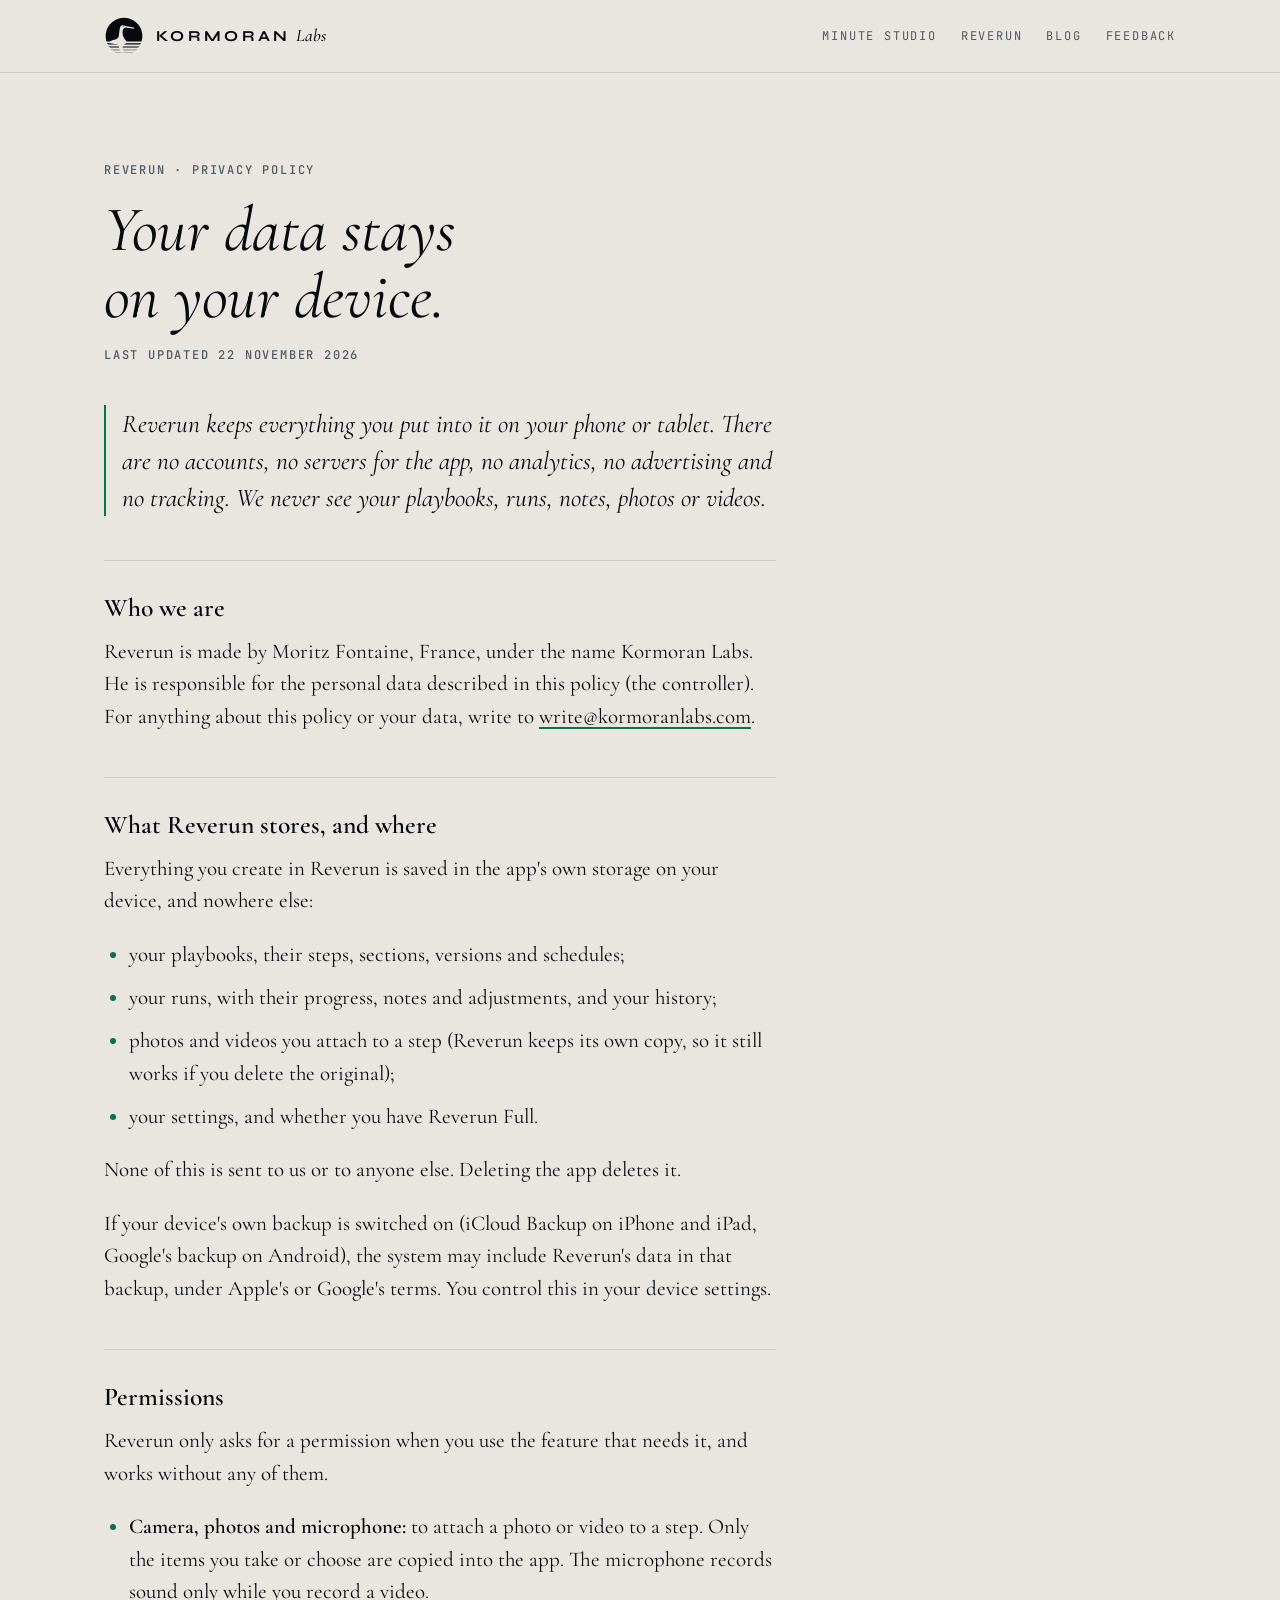
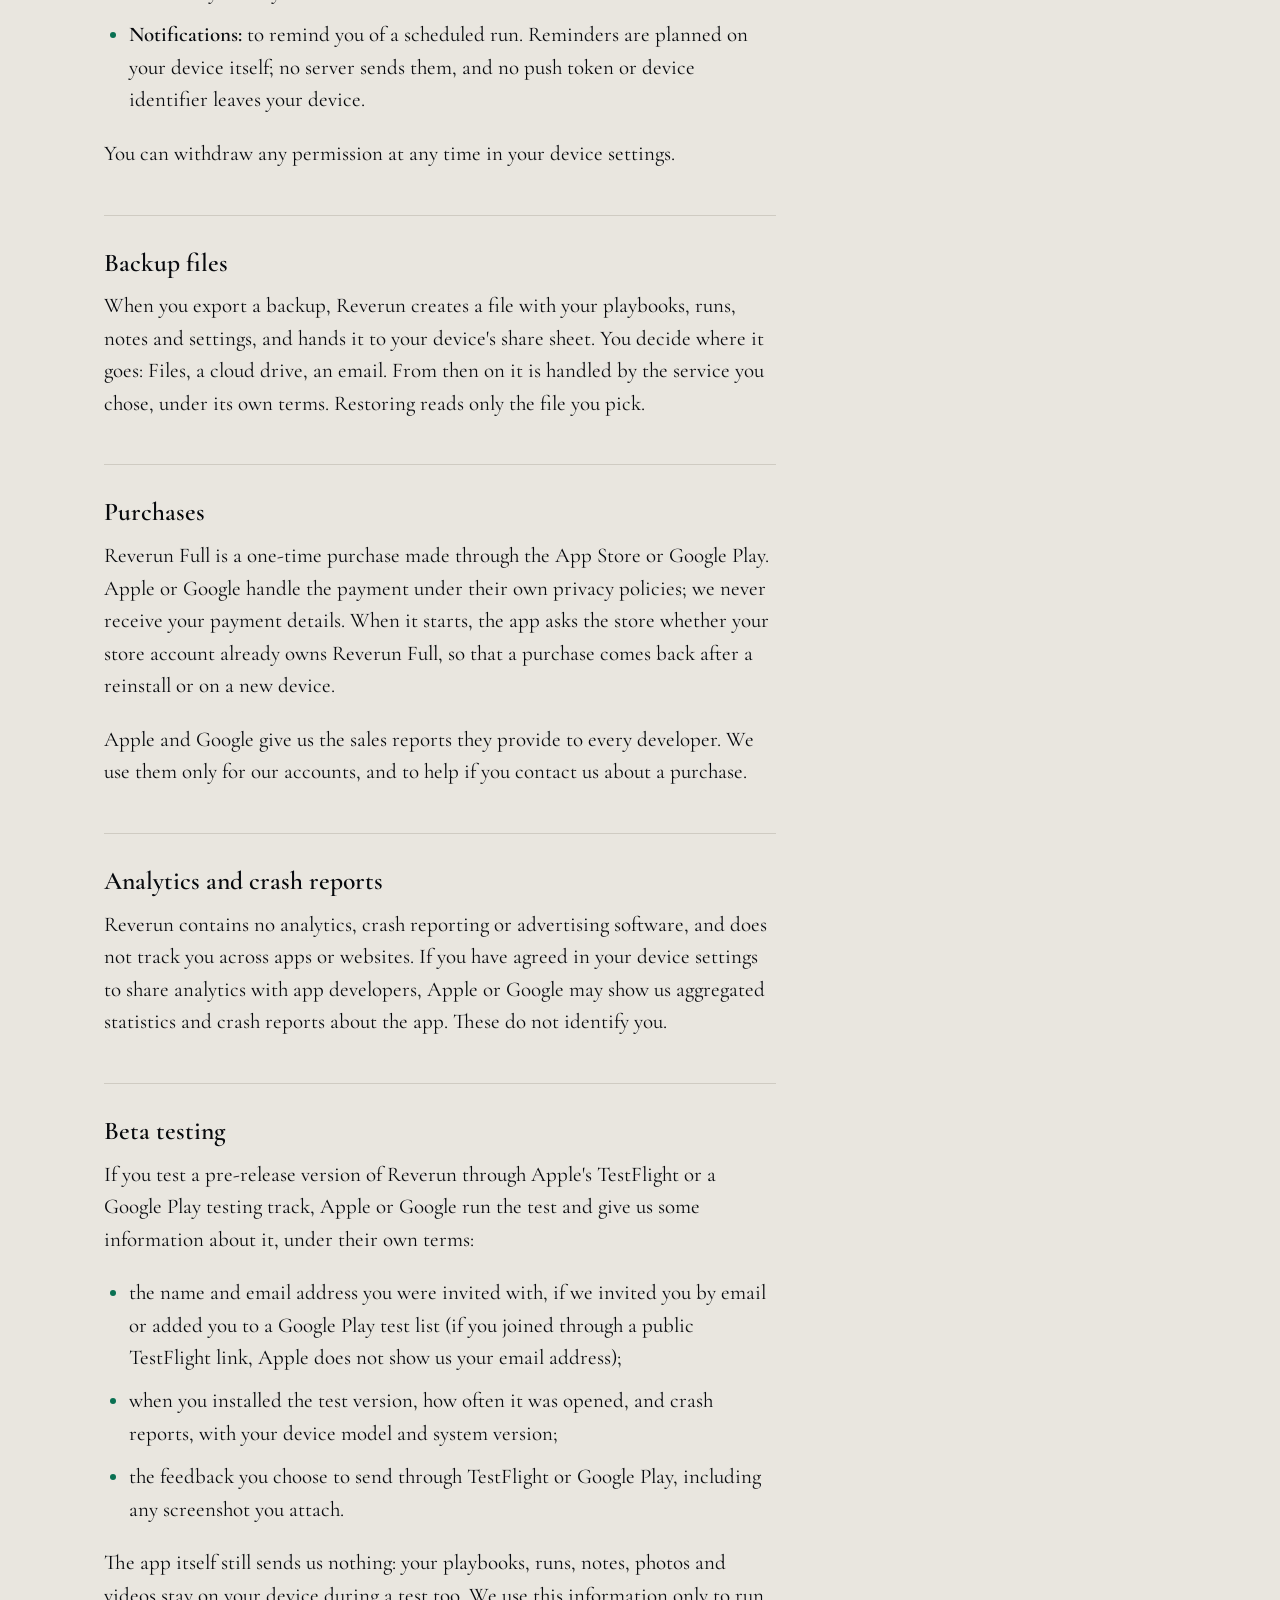
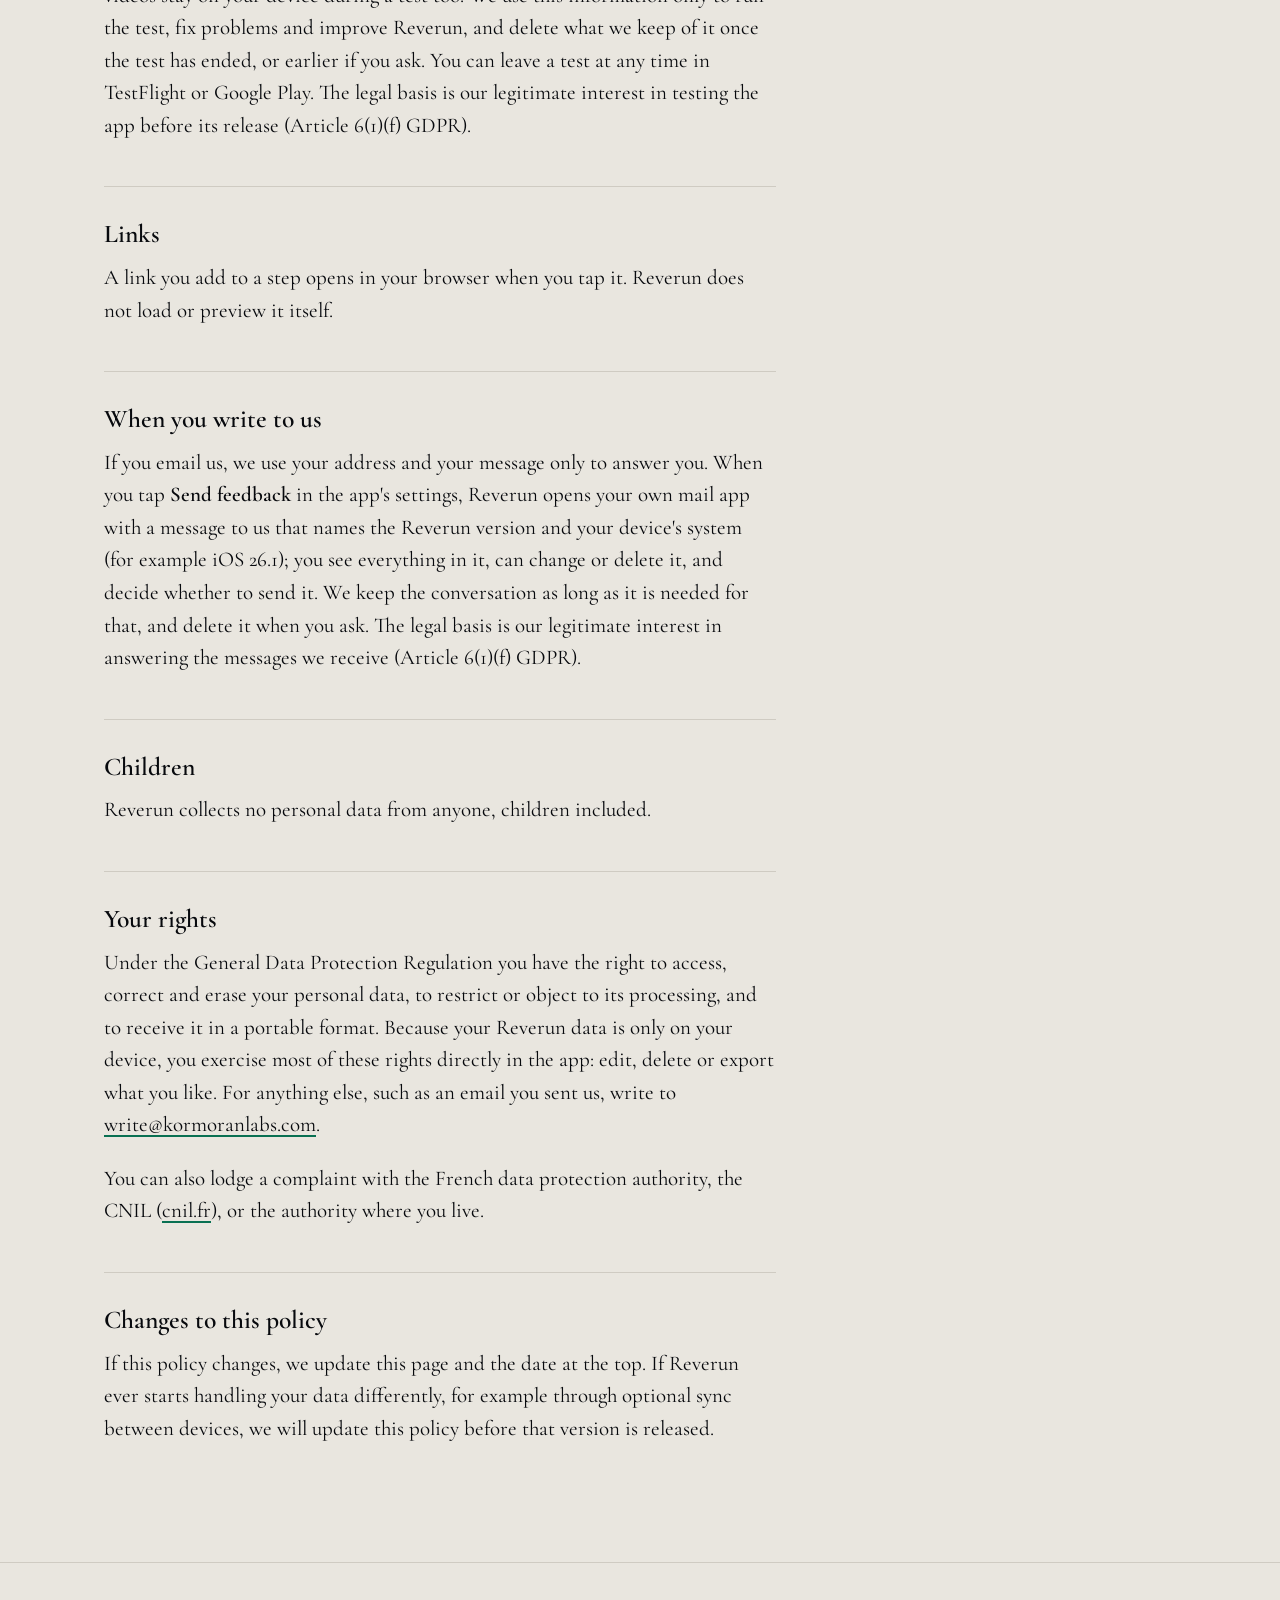
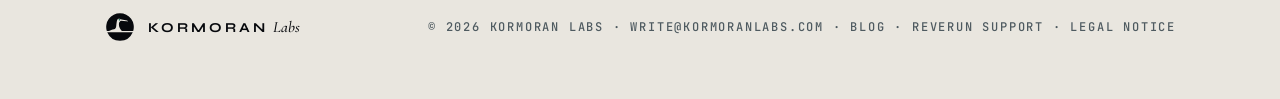
<file: reverun/privacy/index.html>
<!doctype html>
<html lang="en">
<head>
<meta charset="utf-8">
<meta name="viewport" content="width=device-width, initial-scale=1">
<title>Reverun Privacy Policy</title>
<meta name="description" content="Reverun keeps everything on your device: no accounts, no servers, no analytics, no tracking.">
<meta name="theme-color" content="#07090D" media="(prefers-color-scheme: dark)">
<meta name="theme-color" content="#E9E6DF" media="(prefers-color-scheme: light)">
<link rel="canonical" href="https://www.kormoranlabs.com/reverun/privacy/">
<link rel="icon" href="/favicon.svg" type="image/svg+xml">
<link rel="icon" href="/favicon.ico" sizes="any">
<link rel="apple-touch-icon" href="/apple-touch-icon-180.png">
<link rel="preload" href="/assets/fonts/cormorant-garamond.woff2" as="font" type="font/woff2" crossorigin>
<link rel="stylesheet" href="/assets/site.css">
</head>
<body>

<svg width="0" height="0" style="position:absolute" aria-hidden="true">
  <defs>
    <clipPath id="kl-water" clipPathUnits="userSpaceOnUse"><path clip-rule="evenodd" d="M0 127 H200 V200 H0 Z M 30 132.4 C 38 134.8 50 137.8 62 139 C 70 140.2 75 144.4 76 151.6 C 77 158.8 79 168.4 82 174.4 C 85 178.6 95 181 102 177.4 L 145 172.6 C 149 172 150 169.3 147 168.1 C 146 169.24 144 169.9 141 169.9 L 106 172.3 C 99 170.8 93 166 93 158.8 C 93 149.2 99 140.8 112 132.4 Z"/></clipPath>
    <symbol id="kl-mark" viewBox="4 4 192 192">
      <path style="fill:var(--moon)" d="M184.071 126 A88 88 0 1 0 15.929 126 L30 126 C 38 122 50 117 62 115 C 70 113 75 106 76 94 C 77 82 79 66 82 56 C 85 49 95 45 102 51 L 145 59 C 149 60 150 64.5 147 66.5 C 146 64.6 144 63.5 141 63.5 L 106 59.5 C 99 62 93 70 93 82 C 93 98 99 112 112 126 L184.071 126 Z"/>
      <path style="fill:var(--moon)" clip-path="url(#kl-water)" d="M18.544 133.3 L181.456 133.3 A88 88 0 0 1 179.982 136.7 L20.018 136.7 A88 88 0 0 1 18.544 133.3 Z M21.874 140.5 L178.126 140.5 A88 88 0 0 1 176.497 143.5 L23.503 143.5 A88 88 0 0 1 21.874 140.5 Z M26.049 147.7 L173.951 147.7 A88 88 0 0 1 172.207 150.3 L27.793 150.3 A88 88 0 0 1 26.049 147.7 Z M31.225 154.9 L168.775 154.9 A88 88 0 0 1 166.96 157.1 L33.04 157.1 A88 88 0 0 1 31.225 154.9 Z M37.6 162.05 L162.4 162.05 A88 88 0 0 1 160.452 163.95 L39.548 163.95 A88 88 0 0 1 37.6 162.05 Z M45.637 169.2 L154.363 169.2 A88 88 0 0 1 152.262 170.8 L47.738 170.8 A88 88 0 0 1 45.637 169.2 Z M56.243 176.35 L143.757 176.35 A88 88 0 0 1 141.406 177.65 L58.594 177.65 A88 88 0 0 1 56.243 176.35 Z M72.22 183.5 L127.78 183.5 A88 88 0 0 1 124.571 184.5 L75.429 184.5 A88 88 0 0 1 72.22 183.5 Z"/>
      <circle style="fill:var(--accent);fill-opacity:var(--eye-halo)" cx="96" cy="54.5" r="5.5"/>
      <circle style="fill:var(--accent)" cx="96" cy="54.5" r="2.8"/>
    </symbol>
    <!-- Under 40 px: the simplified mark, no scanlines. -->
    <symbol id="kl-mark-small" viewBox="-2 -2 204 204">
      <path style="fill:var(--moon)" d="M184.071 126 A88 88 0 1 0 15.929 126 L30 126 C 38 122 50 117 62 115 C 70 113 75 106 76 94 C 77 82 79 66 82 56 C 85 49 95 45 102 51 L 145 59 C 149 60 150 64.5 147 66.5 C 146 64.6 144 63.5 141 63.5 L 106 59.5 C 99 62 93 70 93 82 C 93 98 99 112 112 126 L184.071 126 Z"/>
      <path style="fill:var(--moon)" d="M18.834 134 A88 88 0 0 0 181.166 134 Z"/>
      <circle style="fill:var(--accent)" cx="96" cy="54.5" r="5"/>
    </symbol>
  </defs>
</svg>

<header class="top">
  <div class="wrap">
    <a class="brand" href="/" aria-label="Kormoran Labs, home">
      <svg class="mark" aria-hidden="true"><use href="#kl-mark"/></svg>
      <span class="wordmark"><span class="k">Kormoran</span><span class="l">Labs</span></span>
    </a>
    <nav aria-label="Main">
      <a href="/#minute-studio">Minute Studio</a>
      <a href="/#reverun">Reverun</a>
      <a href="/blog/">Blog</a>
      <a href="/#feedback">Feedback</a>
    </nav>
  </div>
</header>

<main class="legal">
  <div class="wrap">
    <p class="label">Reverun &middot; Privacy policy</p>
    <h1>Your data stays on your device.</h1>
    <p class="updated label">Last updated 22 November 2026</p>

    <p class="summary">Reverun keeps everything you put into it on your phone or tablet. There are no accounts, no servers for the app, no analytics, no advertising and no tracking. We never see your playbooks, runs, notes, photos or videos.</p>

    <h2>Who we are</h2>
    <p>Reverun is made by Moritz Fontaine, France, under the name Kormoran Labs. He is responsible for the personal data described in this policy (the controller). For anything about this policy or your data, write to <a href="mailto:write@kormoranlabs.com">write@kormoranlabs.com</a>.</p>

    <h2>What Reverun stores, and where</h2>
    <p>Everything you create in Reverun is saved in the app's own storage on your device, and nowhere else:</p>
    <ul>
      <li>your playbooks, their steps, sections, versions and schedules;</li>
      <li>your runs, with their progress, notes and adjustments, and your history;</li>
      <li>photos and videos you attach to a step (Reverun keeps its own copy, so it still works if you delete the original);</li>
      <li>your settings, and whether you have Reverun Full.</li>
    </ul>
    <p>None of this is sent to us or to anyone else. Deleting the app deletes it.</p>
    <p>If your device's own backup is switched on (iCloud Backup on iPhone and iPad, Google's backup on Android), the system may include Reverun's data in that backup, under Apple's or Google's terms. You control this in your device settings.</p>

    <h2>Permissions</h2>
    <p>Reverun only asks for a permission when you use the feature that needs it, and works without any of them.</p>
    <ul>
      <li><strong>Camera, photos and microphone:</strong> to attach a photo or video to a step. Only the items you take or choose are copied into the app. The microphone records sound only while you record a video.</li>
      <li><strong>Notifications:</strong> to remind you of a scheduled run. Reminders are planned on your device itself; no server sends them, and no push token or device identifier leaves your device.</li>
    </ul>
    <p>You can withdraw any permission at any time in your device settings.</p>

    <h2>Backup files</h2>
    <p>When you export a backup, Reverun creates a file with your playbooks, runs, notes and settings, and hands it to your device's share sheet. You decide where it goes: Files, a cloud drive, an email. From then on it is handled by the service you chose, under its own terms. Restoring reads only the file you pick.</p>

    <h2>Purchases</h2>
    <p>Reverun Full is a one-time purchase made through the App Store or Google Play. Apple or Google handle the payment under their own privacy policies; we never receive your payment details. When it starts, the app asks the store whether your store account already owns Reverun Full, so that a purchase comes back after a reinstall or on a new device.</p>
    <p>Apple and Google give us the sales reports they provide to every developer. We use them only for our accounts, and to help if you contact us about a purchase.</p>

    <h2>Analytics and crash reports</h2>
    <p>Reverun contains no analytics, crash reporting or advertising software, and does not track you across apps or websites. If you have agreed in your device settings to share analytics with app developers, Apple or Google may show us aggregated statistics and crash reports about the app. These do not identify you.</p>

    <h2>Beta testing</h2>
    <p>If you test a pre-release version of Reverun through Apple's TestFlight or a Google Play testing track, Apple or Google run the test and give us some information about it, under their own terms:</p>
    <ul>
      <li>the name and email address you were invited with, if we invited you by email or added you to a Google Play test list (if you joined through a public TestFlight link, Apple does not show us your email address);</li>
      <li>when you installed the test version, how often it was opened, and crash reports, with your device model and system version;</li>
      <li>the feedback you choose to send through TestFlight or Google Play, including any screenshot you attach.</li>
    </ul>
    <p>The app itself still sends us nothing: your playbooks, runs, notes, photos and videos stay on your device during a test too. We use this information only to run the test, fix problems and improve Reverun, and delete what we keep of it once the test has ended, or earlier if you ask. You can leave a test at any time in TestFlight or Google Play. The legal basis is our legitimate interest in testing the app before its release (Article 6(1)(f) GDPR).</p>

    <h2>Links</h2>
    <p>A link you add to a step opens in your browser when you tap it. Reverun does not load or preview it itself.</p>

    <h2>When you write to us</h2>
    <p>If you email us, we use your address and your message only to answer you. When you tap <strong>Send feedback</strong> in the app's settings, Reverun opens your own mail app with a message to us that names the Reverun version and your device's system (for example iOS 26.1); you see everything in it, can change or delete it, and decide whether to send it. We keep the conversation as long as it is needed for that, and delete it when you ask. The legal basis is our legitimate interest in answering the messages we receive (Article 6(1)(f) GDPR).</p>

    <h2>Children</h2>
    <p>Reverun collects no personal data from anyone, children included.</p>

    <h2>Your rights</h2>
    <p>Under the General Data Protection Regulation you have the right to access, correct and erase your personal data, to restrict or object to its processing, and to receive it in a portable format. Because your Reverun data is only on your device, you exercise most of these rights directly in the app: edit, delete or export what you like. For anything else, such as an email you sent us, write to <a href="mailto:write@kormoranlabs.com">write@kormoranlabs.com</a>.</p>
    <p>You can also lodge a complaint with the French data protection authority, the CNIL (<a href="https://www.cnil.fr" rel="noopener">cnil.fr</a>), or the authority where you live.</p>

    <h2>Changes to this policy</h2>
    <p>If this policy changes, we update this page and the date at the top. If Reverun ever starts handling your data differently, for example through optional sync between devices, we will update this policy before that version is released.</p>
  </div>
</main>

<footer>
  <div class="wrap">
    <a class="brand" href="/" aria-label="Kormoran Labs, home">
      <svg class="mark" aria-hidden="true"><use href="#kl-mark-small"/></svg>
      <span class="wordmark"><span class="k">Kormoran</span><span class="l">Labs</span></span>
    </a>
    <p class="label">&copy; 2026 Kormoran Labs &middot; <a href="mailto:write@kormoranlabs.com">write@kormoranlabs.com</a> &middot; <a href="/blog/">Blog</a> &middot; <a href="/reverun/support/">Reverun support</a> &middot; <a href="/legal/">Legal notice</a></p>
  </div>
</footer>
</body>
</html>
</file>
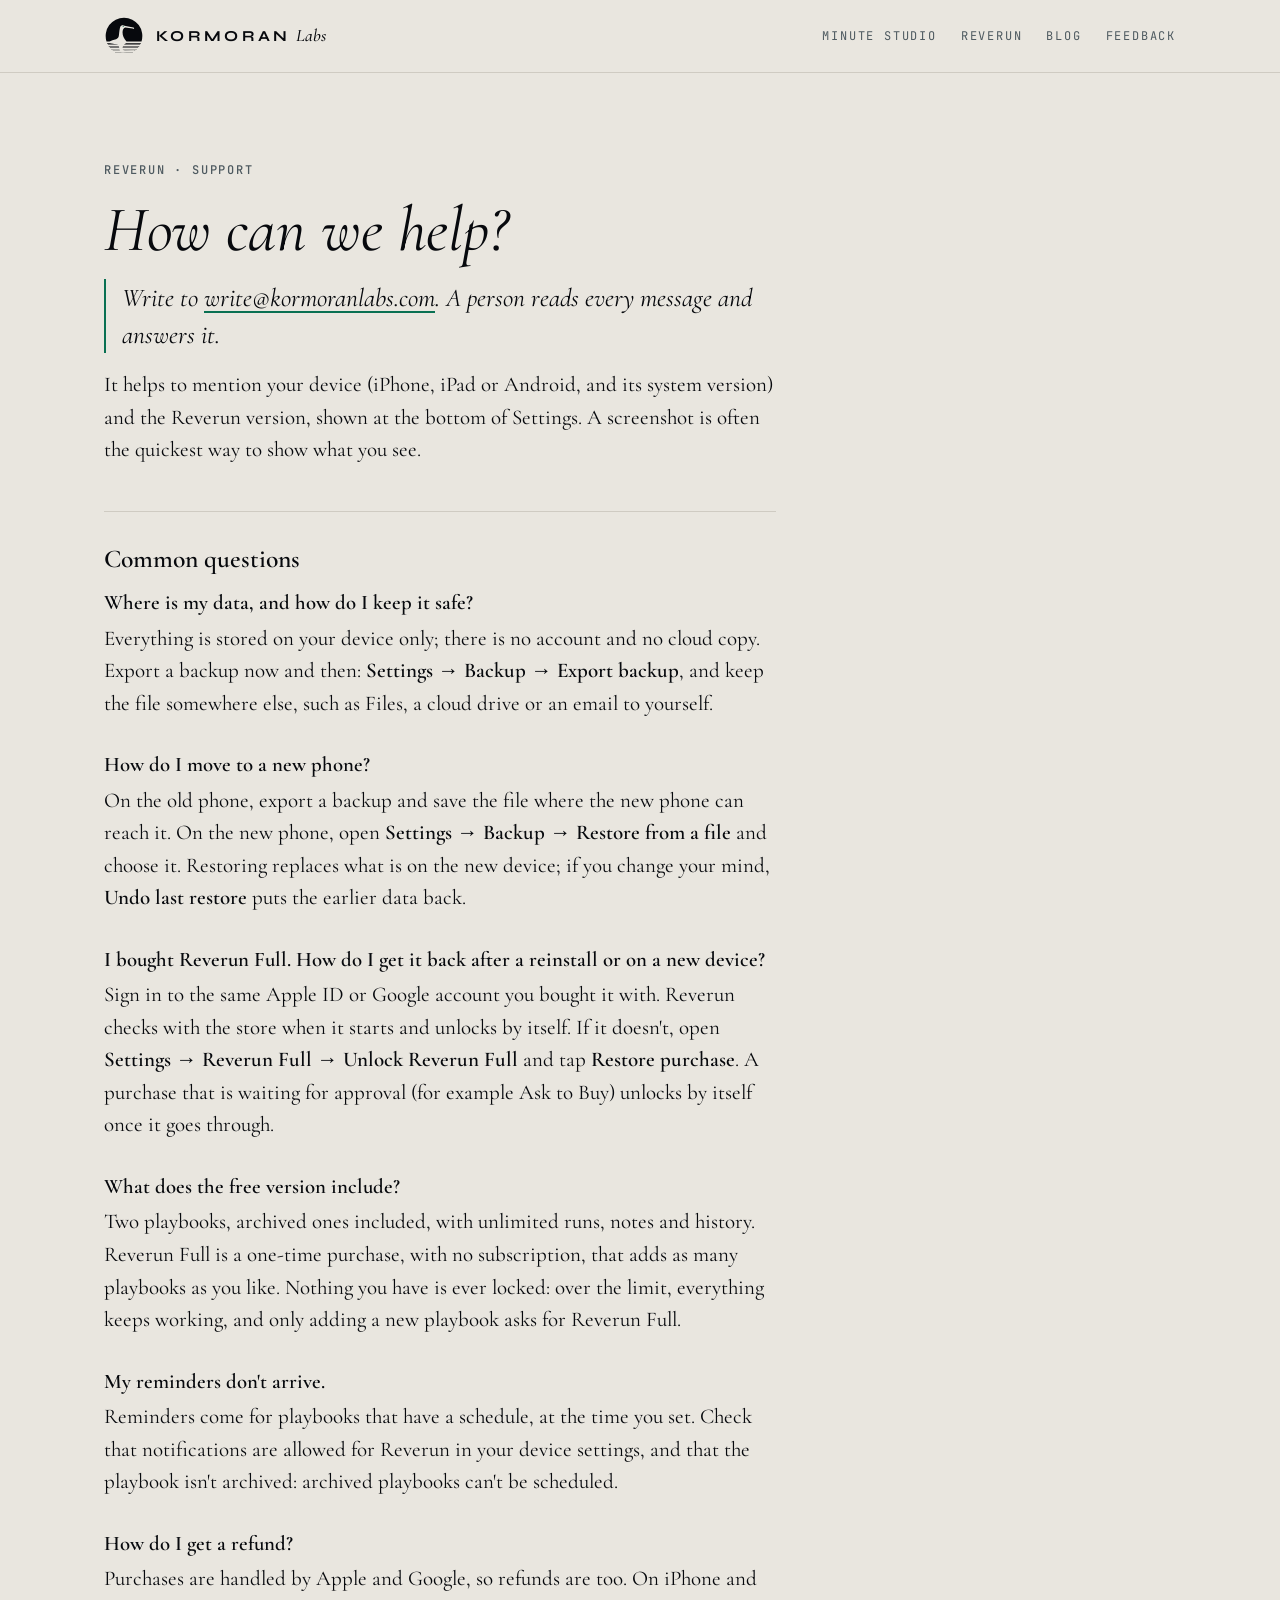
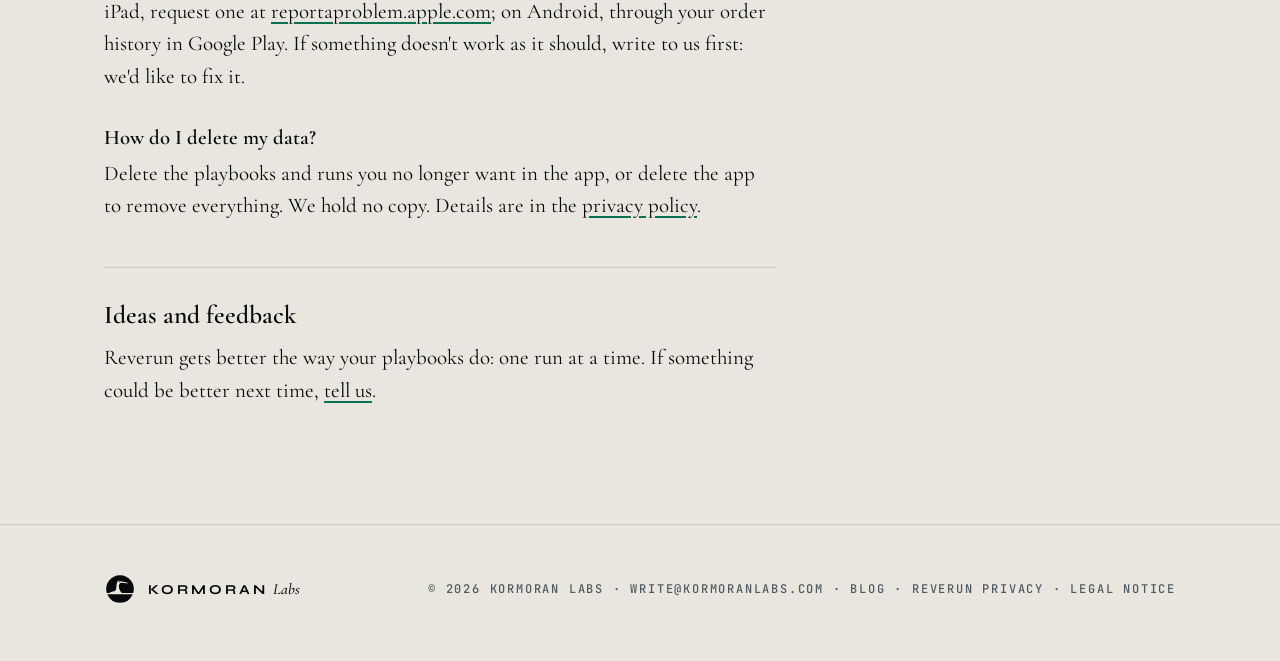
<file: reverun/support/index.html>
<!doctype html>
<html lang="en">
<head>
<meta charset="utf-8">
<meta name="viewport" content="width=device-width, initial-scale=1">
<title>Reverun Support</title>
<meta name="description" content="Help with Reverun: backups, moving to a new phone, restoring Reverun Full, reminders, refunds. Contact: write@kormoranlabs.com.">
<meta name="theme-color" content="#07090D" media="(prefers-color-scheme: dark)">
<meta name="theme-color" content="#E9E6DF" media="(prefers-color-scheme: light)">
<link rel="canonical" href="https://www.kormoranlabs.com/reverun/support/">
<link rel="icon" href="/favicon.svg" type="image/svg+xml">
<link rel="icon" href="/favicon.ico" sizes="any">
<link rel="apple-touch-icon" href="/apple-touch-icon-180.png">
<link rel="preload" href="/assets/fonts/cormorant-garamond.woff2" as="font" type="font/woff2" crossorigin>
<link rel="stylesheet" href="/assets/site.css">
</head>
<body>

<svg width="0" height="0" style="position:absolute" aria-hidden="true">
  <defs>
    <clipPath id="kl-water" clipPathUnits="userSpaceOnUse"><path clip-rule="evenodd" d="M0 127 H200 V200 H0 Z M 30 132.4 C 38 134.8 50 137.8 62 139 C 70 140.2 75 144.4 76 151.6 C 77 158.8 79 168.4 82 174.4 C 85 178.6 95 181 102 177.4 L 145 172.6 C 149 172 150 169.3 147 168.1 C 146 169.24 144 169.9 141 169.9 L 106 172.3 C 99 170.8 93 166 93 158.8 C 93 149.2 99 140.8 112 132.4 Z"/></clipPath>
    <symbol id="kl-mark" viewBox="4 4 192 192">
      <path style="fill:var(--moon)" d="M184.071 126 A88 88 0 1 0 15.929 126 L30 126 C 38 122 50 117 62 115 C 70 113 75 106 76 94 C 77 82 79 66 82 56 C 85 49 95 45 102 51 L 145 59 C 149 60 150 64.5 147 66.5 C 146 64.6 144 63.5 141 63.5 L 106 59.5 C 99 62 93 70 93 82 C 93 98 99 112 112 126 L184.071 126 Z"/>
      <path style="fill:var(--moon)" clip-path="url(#kl-water)" d="M18.544 133.3 L181.456 133.3 A88 88 0 0 1 179.982 136.7 L20.018 136.7 A88 88 0 0 1 18.544 133.3 Z M21.874 140.5 L178.126 140.5 A88 88 0 0 1 176.497 143.5 L23.503 143.5 A88 88 0 0 1 21.874 140.5 Z M26.049 147.7 L173.951 147.7 A88 88 0 0 1 172.207 150.3 L27.793 150.3 A88 88 0 0 1 26.049 147.7 Z M31.225 154.9 L168.775 154.9 A88 88 0 0 1 166.96 157.1 L33.04 157.1 A88 88 0 0 1 31.225 154.9 Z M37.6 162.05 L162.4 162.05 A88 88 0 0 1 160.452 163.95 L39.548 163.95 A88 88 0 0 1 37.6 162.05 Z M45.637 169.2 L154.363 169.2 A88 88 0 0 1 152.262 170.8 L47.738 170.8 A88 88 0 0 1 45.637 169.2 Z M56.243 176.35 L143.757 176.35 A88 88 0 0 1 141.406 177.65 L58.594 177.65 A88 88 0 0 1 56.243 176.35 Z M72.22 183.5 L127.78 183.5 A88 88 0 0 1 124.571 184.5 L75.429 184.5 A88 88 0 0 1 72.22 183.5 Z"/>
      <circle style="fill:var(--accent);fill-opacity:var(--eye-halo)" cx="96" cy="54.5" r="5.5"/>
      <circle style="fill:var(--accent)" cx="96" cy="54.5" r="2.8"/>
    </symbol>
    <!-- Under 40 px: the simplified mark, no scanlines. -->
    <symbol id="kl-mark-small" viewBox="-2 -2 204 204">
      <path style="fill:var(--moon)" d="M184.071 126 A88 88 0 1 0 15.929 126 L30 126 C 38 122 50 117 62 115 C 70 113 75 106 76 94 C 77 82 79 66 82 56 C 85 49 95 45 102 51 L 145 59 C 149 60 150 64.5 147 66.5 C 146 64.6 144 63.5 141 63.5 L 106 59.5 C 99 62 93 70 93 82 C 93 98 99 112 112 126 L184.071 126 Z"/>
      <path style="fill:var(--moon)" d="M18.834 134 A88 88 0 0 0 181.166 134 Z"/>
      <circle style="fill:var(--accent)" cx="96" cy="54.5" r="5"/>
    </symbol>
  </defs>
</svg>

<header class="top">
  <div class="wrap">
    <a class="brand" href="/" aria-label="Kormoran Labs, home">
      <svg class="mark" aria-hidden="true"><use href="#kl-mark"/></svg>
      <span class="wordmark"><span class="k">Kormoran</span><span class="l">Labs</span></span>
    </a>
    <nav aria-label="Main">
      <a href="/#minute-studio">Minute Studio</a>
      <a href="/#reverun">Reverun</a>
      <a href="/blog/">Blog</a>
      <a href="/#feedback">Feedback</a>
    </nav>
  </div>
</header>

<main class="legal">
  <div class="wrap">
    <p class="label">Reverun &middot; Support</p>
    <h1>How can we help?</h1>
    <p class="summary">Write to <a href="mailto:write@kormoranlabs.com?subject=Reverun%20support">write@kormoranlabs.com</a>. A person reads every message and answers it.</p>
    <p>It helps to mention your device (iPhone, iPad or Android, and its system version) and the Reverun version, shown at the bottom of Settings. A screenshot is often the quickest way to show what you see.</p>

    <h2>Common questions</h2>

    <h3>Where is my data, and how do I keep it safe?</h3>
    <p>Everything is stored on your device only; there is no account and no cloud copy. Export a backup now and then: <strong>Settings &rarr; Backup &rarr; Export backup</strong>, and keep the file somewhere else, such as Files, a cloud drive or an email to yourself.</p>

    <h3>How do I move to a new phone?</h3>
    <p>On the old phone, export a backup and save the file where the new phone can reach it. On the new phone, open <strong>Settings &rarr; Backup &rarr; Restore from a file</strong> and choose it. Restoring replaces what is on the new device; if you change your mind, <strong>Undo last restore</strong> puts the earlier data back.</p>

    <h3>I bought Reverun Full. How do I get it back after a reinstall or on a new device?</h3>
    <p>Sign in to the same Apple ID or Google account you bought it with. Reverun checks with the store when it starts and unlocks by itself. If it doesn't, open <strong>Settings &rarr; Reverun Full &rarr; Unlock Reverun Full</strong> and tap <strong>Restore purchase</strong>. A purchase that is waiting for approval (for example Ask to Buy) unlocks by itself once it goes through.</p>

    <h3>What does the free version include?</h3>
    <p>Two playbooks, archived ones included, with unlimited runs, notes and history. Reverun Full is a one-time purchase, with no subscription, that adds as many playbooks as you like. Nothing you have is ever locked: over the limit, everything keeps working, and only adding a new playbook asks for Reverun Full.</p>

    <h3>My reminders don't arrive.</h3>
    <p>Reminders come for playbooks that have a schedule, at the time you set. Check that notifications are allowed for Reverun in your device settings, and that the playbook isn't archived: archived playbooks can't be scheduled.</p>

    <h3>How do I get a refund?</h3>
    <p>Purchases are handled by Apple and Google, so refunds are too. On iPhone and iPad, request one at <a href="https://reportaproblem.apple.com" rel="noopener">reportaproblem.apple.com</a>; on Android, through your order history in Google Play. If something doesn't work as it should, write to us first: we'd like to fix it.</p>

    <h3>How do I delete my data?</h3>
    <p>Delete the playbooks and runs you no longer want in the app, or delete the app to remove everything. We hold no copy. Details are in the <a href="/reverun/privacy/">privacy policy</a>.</p>

    <h2>Ideas and feedback</h2>
    <p>Reverun gets better the way your playbooks do: one run at a time. If something could be better next time, <a href="mailto:write@kormoranlabs.com?subject=Reverun%20feedback">tell us</a>.</p>
  </div>
</main>

<footer>
  <div class="wrap">
    <a class="brand" href="/" aria-label="Kormoran Labs, home">
      <svg class="mark" aria-hidden="true"><use href="#kl-mark-small"/></svg>
      <span class="wordmark"><span class="k">Kormoran</span><span class="l">Labs</span></span>
    </a>
    <p class="label">&copy; 2026 Kormoran Labs &middot; <a href="mailto:write@kormoranlabs.com">write@kormoranlabs.com</a> &middot; <a href="/blog/">Blog</a> &middot; <a href="/reverun/privacy/">Reverun privacy</a> &middot; <a href="/legal/">Legal notice</a></p>
  </div>
</footer>
</body>
</html>
</file>
<file: assets/site.css>
/* Kormoran Labs: the shared stylesheet of every page. */
/* Fonts are served from this site (SIL Open Font License, Latin subset), never from Google. */
@font-face { font-family: "Cormorant Garamond"; font-style: normal; font-weight: 300 700; font-display: swap; src: url(fonts/cormorant-garamond.woff2) format("woff2"); }
@font-face { font-family: "Cormorant Garamond"; font-style: italic; font-weight: 300 700; font-display: swap; src: url(fonts/cormorant-garamond-italic.woff2) format("woff2"); }
@font-face { font-family: "JetBrains Mono"; font-style: normal; font-weight: 100 800; font-display: swap; src: url(fonts/jetbrains-mono.woff2) format("woff2"); }
@font-face { font-family: "Syne"; font-style: normal; font-weight: 400 800; font-display: swap; src: url(fonts/syne.woff2) format("woff2"); }

/* Kormoran Labs colours (logo pack v1). The eye is the only accent. */
:root {
  --abyss: #07090D;
  --deep-water: #0F171C;
  --tide: #2A3940;
  --mist: #8E9AA0;
  --slate: #4E5A60;
  --moonbone: #E9E6DF;
  --emerald: #3CF0B4;
  --emerald-deep: #097052;

  --ground: var(--abyss);
  --panel: var(--deep-water);
  --hairline: var(--tide);
  --text: var(--moonbone);
  --muted: var(--mist);
  --accent: var(--emerald);
  --moon: var(--moonbone);
  --eye-halo: 0.22;

  --sans: "Syne", system-ui, sans-serif;
  --serif: "Cormorant Garamond", Georgia, "Times New Roman", serif;
  --mono: "JetBrains Mono", ui-monospace, SFMono-Regular, Menlo, monospace;
  color-scheme: dark;
}
@media (prefers-color-scheme: light) {
  :root {
    --ground: var(--moonbone);
    --panel: #F3F1EC;
    --hairline: #CFCBC2;
    --text: var(--abyss);
    --muted: var(--slate);
    --accent: var(--emerald-deep);
    --moon: var(--abyss);
    --eye-halo: 0;
    color-scheme: light;
  }
}

*, *::before, *::after { box-sizing: border-box; }
html { -webkit-text-size-adjust: 100%; scroll-behavior: smooth; }
@media (prefers-reduced-motion: reduce) { html { scroll-behavior: auto; } }
body {
  margin: 0;
  background: var(--ground);
  color: var(--text);
  font-family: var(--serif);
  font-size: 1.3125rem;
  line-height: 1.55;
  text-rendering: optimizeLegibility;
  -webkit-font-smoothing: antialiased;
}
img, svg { display: block; max-width: 100%; }
a { color: inherit; }
:focus-visible { outline: 2px solid var(--accent); outline-offset: 4px; border-radius: 2px; }

.wrap { width: 100%; max-width: 70rem; margin: 0 auto; padding: 0 1.5rem; }
@media (max-width: 30rem) { .wrap { padding: 0 1rem; } }

/* Type roles */
.label {
  font-family: var(--mono);
  font-size: 0.75rem;
  font-weight: 500;
  letter-spacing: 0.15em;
  text-transform: uppercase;
  color: var(--muted);
  margin: 0;
}
.label .eye { color: var(--accent); }
.wordmark { display: inline-flex; align-items: baseline; gap: 0.35em; white-space: nowrap; text-decoration: none; }
.wordmark .k { font-family: var(--sans); font-weight: 700; letter-spacing: 0.22em; text-transform: uppercase; }
.wordmark .l { font-family: var(--serif); font-style: italic; font-weight: 500; font-size: 1.15em; }

/* The mark: one ink that follows the scheme, the eye in emerald. */
/* Set inline on the symbol's shapes (selectors don't reach inside <use>); custom properties inherit. */

/* Header */
.top { border-bottom: 1px solid var(--hairline); }
.top .wrap { display: flex; align-items: center; justify-content: space-between; gap: 1rem; min-height: 4.5rem; }
.brand { display: flex; align-items: center; gap: 0.75rem; text-decoration: none; }
.brand .mark { width: 2.5rem; height: 2.5rem; }
.brand .wordmark { font-size: 0.95rem; }
.top nav { display: flex; gap: 1.5rem; }
.top nav a {
  font-family: var(--mono); font-size: 0.75rem; letter-spacing: 0.15em; text-transform: uppercase;
  color: var(--muted); text-decoration: none; padding: 0.5rem 0;
}
.top nav a:hover { color: var(--text); }
.top nav a[aria-current] { color: var(--text); }
@media (max-width: 40rem) {
  .brand .wordmark { display: none; }
  .top nav { gap: 1rem; }
  .top nav a { font-size: 0.7rem; letter-spacing: 0.1em; white-space: nowrap; }
}
/* The narrowest phones: four links in two tidy rows rather than a word broken in two. */
@media (max-width: 26rem) {
  .top nav { flex-wrap: wrap; justify-content: flex-end; column-gap: 1rem; row-gap: 0; }
  .top nav a { padding: 0.3rem 0; }
}

/* Hero */
.hero { padding: clamp(3.5rem, 10vw, 7.5rem) 0 clamp(3.5rem, 9vw, 6.5rem); }
.hero .wrap { display: grid; grid-template-columns: minmax(0, 1.4fr) minmax(0, 0.6fr); gap: clamp(2rem, 5vw, 4rem); align-items: center; }
.hero h1 {
  font-family: var(--serif); font-style: italic; font-weight: 400;
  font-size: clamp(2.9rem, 7.4vw, 5.75rem); line-height: 1.02; letter-spacing: -0.015em;
  margin: 1.25rem 0 1.25rem;
}
.hero h1 span { display: block; }
.hero .tagline {
  font-family: var(--serif); font-style: italic; font-weight: 400;
  font-size: clamp(1.45rem, 2.6vw, 1.9rem); line-height: 1.3; margin: 0 0 1.5rem;
  padding-left: 1rem; border-left: 2px solid var(--accent);
}
.hero .lede { color: var(--muted); font-weight: 500; max-width: 30rem; margin: 0; }
.hero .mark { width: 100%; max-width: 24rem; justify-self: end; }
@media (max-width: 48rem) {
  .hero .wrap { grid-template-columns: 1fr; }
  .hero .mark { order: -1; max-width: 13rem; justify-self: start; }
}

/* The water: thinning hairlines, the mark's reflection used as a divider. */
.water { display: grid; gap: 7px; padding: 0.25rem 0; }
.water span { display: block; height: 1px; background: var(--hairline); margin: 0 auto; }
.water span:nth-child(1) { width: 100%; }
.water span:nth-child(2) { width: 82%; }
.water span:nth-child(3) { width: 60%; }
.water span:nth-child(4) { width: 34%; }

/* Products */
.product { padding: clamp(4rem, 9vw, 6.5rem) 0; scroll-margin-top: 1rem; }
.product-head { display: grid; grid-template-columns: auto 1fr; gap: 1.5rem 2rem; align-items: center; margin-bottom: 2.5rem; }
.product-icon { width: 5.5rem; height: 5.5rem; border-radius: 1.35rem; border: 1px solid var(--hairline); }
.product h2 {
  font-family: var(--serif); font-weight: 500; font-size: clamp(2.4rem, 5vw, 3.5rem); line-height: 1.05;
  margin: 0.4rem 0 0;
}
.product .claim {
  font-family: var(--serif); font-style: italic; font-weight: 400;
  font-size: clamp(1.6rem, 3.2vw, 2.15rem); line-height: 1.25; margin: 0 0 1.25rem; max-width: 42rem; text-wrap: balance;
}
.product .body { color: var(--muted); font-weight: 500; font-size: 1.4rem; max-width: 34rem; margin: 0 0 2.75rem; }
.product .body p { margin: 0 0 1em; }
.product .body p:last-child { margin-bottom: 0; }
@media (max-width: 30rem) {
  .product-head { grid-template-columns: 1fr; }
  .product-icon { width: 4.5rem; height: 4.5rem; border-radius: 1.1rem; }
}

.points { list-style: none; margin: 0 0 2.75rem; padding: 0; display: grid; grid-template-columns: repeat(3, minmax(0, 1fr)); gap: 1px; background: var(--hairline); border: 1px solid var(--hairline); }
.points li { background: var(--panel); padding: 1.5rem 1.5rem 1.75rem; }
.points .label { margin-bottom: 0.75rem; }
.points h3 { font-family: var(--serif); font-weight: 600; font-size: 1.45rem; line-height: 1.2; margin: 0 0 0.5rem; }
.points p:not(.label) { margin: 0; color: var(--muted); font-weight: 500; font-size: 1.2rem; line-height: 1.45; }
@media (max-width: 52rem) { .points { grid-template-columns: 1fr; } }

.flow { display: flex; flex-wrap: wrap; align-items: center; gap: 0.5rem 0.9rem; margin: 0 0 2.75rem; padding: 0; list-style: none; }
.flow li { font-family: var(--mono); font-size: 0.8rem; letter-spacing: 0.14em; text-transform: uppercase; }
.flow li:not(:last-child)::after { content: "\2192"; margin-left: 0.9rem; color: var(--muted); }
.flow li:last-child { color: var(--accent); }

.cta-row { display: flex; flex-wrap: wrap; align-items: center; gap: 1rem 1.75rem; }
.button {
  display: inline-flex; align-items: center; gap: 0.6rem; min-height: 3rem; padding: 0.75rem 1.4rem;
  font-family: var(--mono); font-size: 0.8rem; font-weight: 500; letter-spacing: 0.14em; text-transform: uppercase;
  text-decoration: none; color: var(--ground); background: var(--text); border-radius: 999px;
  transition: background-color .15s ease, color .15s ease;
}
.button:hover { background: var(--accent); color: var(--abyss); }
@media (prefers-color-scheme: light) { .button:hover { color: var(--moonbone); } }
.button .arrow { transition: transform .15s ease; }
.button:hover .arrow { transform: translateX(3px); }
.button.email { text-transform: none; letter-spacing: 0.04em; font-size: 0.9rem; }
.contact h2 { margin: 0.4rem 0 1rem; }
.note { font-style: italic; color: var(--muted); margin: 0; font-size: 1.15rem; }

/* Product screens, in a simple phone outline; a swipeable strip on narrow screens. */
.screens { list-style: none; margin: 0 0 3rem; padding: 0; display: grid; grid-template-columns: repeat(4, minmax(0, 1fr)); gap: clamp(1rem, 2.4vw, 2rem); }
.screens figure { margin: 0; }
.phone { padding: 0.4rem; border: 1px solid var(--hairline); border-radius: 2rem; background: var(--panel); }
.phone img { width: 100%; height: auto; aspect-ratio: 393 / 852; border-radius: 1.6rem; }
.screens figcaption { margin-top: 0.9rem; text-align: center; }
@media (max-width: 52rem) {
  .screens {
    display: flex; overflow-x: auto; scroll-snap-type: x mandatory; overscroll-behavior-x: contain;
    margin-left: -1.5rem; margin-right: -1.5rem; padding: 0 1.5rem 0.5rem; scroll-padding: 0 1.5rem;
    scrollbar-width: none;
  }
  .screens::-webkit-scrollbar { display: none; }
  .screens li { flex: 0 0 min(62%, 15rem); scroll-snap-align: start; }
}
@media (max-width: 30rem) {
  .screens { margin-left: -1rem; margin-right: -1rem; padding: 0 1rem 0.5rem; scroll-padding: 0 1rem; }
}

.facts { display: flex; flex-wrap: wrap; gap: 0.6rem; list-style: none; padding: 0; margin: 0 0 2.75rem; }
.facts li {
  font-family: var(--mono); font-size: 0.72rem; letter-spacing: 0.12em; text-transform: uppercase;
  border: 1px solid var(--hairline); border-radius: 999px; padding: 0.45rem 0.85rem; color: var(--muted);
}

/* Footer */
footer { border-top: 1px solid var(--hairline); padding: 3rem 0 3.5rem; }
footer .wrap { display: flex; flex-wrap: wrap; justify-content: space-between; align-items: center; gap: 1.5rem; }
footer .brand .mark { width: 2rem; height: 2rem; }
footer .brand .wordmark { display: inline-flex; font-size: 0.85rem; }
footer .label a { text-decoration: none; }
footer .label a:hover { color: var(--text); }

/* A quiet text link in mono, beside a note. */
.text-link {
  font-family: var(--mono); font-size: 0.75rem; letter-spacing: 0.14em; text-transform: uppercase;
  color: var(--muted); text-decoration: underline; text-decoration-color: var(--hairline); text-underline-offset: 0.35em;
}
.text-link:hover { color: var(--text); text-decoration-color: var(--accent); }

/* Legal pages: one readable column. */
.legal { padding: clamp(3rem, 8vw, 5.5rem) 0 clamp(4rem, 9vw, 6rem); }
.legal .wrap > * { max-width: 42rem; }
.legal h1 {
  font-family: var(--serif); font-style: italic; font-weight: 400;
  font-size: clamp(2.4rem, 6vw, 4rem); line-height: 1.05; margin: 1rem 0 1rem; text-wrap: balance;
}
.legal .updated { margin-bottom: 2.5rem; }
.legal .summary {
  font-style: italic; font-size: clamp(1.35rem, 2.4vw, 1.6rem); line-height: 1.45;
  padding-left: 1rem; border-left: 2px solid var(--accent); margin: 0 0 1rem;
}
.legal h2 {
  font-family: var(--serif); font-weight: 600; font-size: 1.6rem; line-height: 1.2;
  margin: 2.75rem 0 0.75rem; padding-top: 2rem; border-top: 1px solid var(--hairline);
}
.legal p { margin: 0 0 1em; }
.legal ul { margin: 0 0 1em; padding-left: 1.2em; }
.legal li { margin: 0 0 0.5em; }
.legal li::marker { color: var(--accent); }
.legal strong { font-weight: 600; }
.legal a { text-decoration-color: var(--accent); text-underline-offset: 0.2em; }
.legal a:hover { color: var(--accent); }
.legal h3 { font-family: var(--serif); font-weight: 600; font-size: 1.3rem; line-height: 1.25; margin: 2rem 0 0.4rem; }
.legal h2 + h3 { margin-top: 1rem; }

/* No lonely last words in short text. */
.lede, .product .body p, .points p, .claim, .note { text-wrap: pretty; }

/* The testing notice in the hero: a quiet panel with the eye as the "live" dot. */
.hero .testing {
  margin: 2rem 0 0; max-width: 32rem; padding: 1rem 1.25rem;
  border: 1px solid var(--hairline); border-radius: 0.75rem; background: var(--panel);
  font-size: 1.15rem; font-weight: 500; line-height: 1.45; text-wrap: pretty;
}
.hero .testing .label { display: block; margin-bottom: 0.35rem; color: var(--accent); }
.hero .testing a { white-space: nowrap; text-decoration-color: var(--accent); text-underline-offset: 0.2em; }
.hero .testing a:hover { color: var(--accent); }
.label .eye { color: var(--accent); }
.feedback-hint { margin: -0.25rem 0 1.75rem; }

/* Blog: the index of posts and a post, one readable column like the legal pages. */
.blog { padding: clamp(3rem, 8vw, 5.5rem) 0 clamp(4rem, 9vw, 6rem); }
.blog .wrap > * { max-width: 42rem; }
.blog h1 {
  font-family: var(--serif); font-style: italic; font-weight: 400;
  font-size: clamp(2.4rem, 6vw, 4rem); line-height: 1.05; margin: 1rem 0 1rem; text-wrap: balance;
}
.blog .summary {
  font-style: italic; font-size: clamp(1.35rem, 2.4vw, 1.6rem); line-height: 1.45; text-wrap: pretty;
  padding-left: 1rem; border-left: 2px solid var(--accent); margin: 0 0 2.5rem;
}
.blog .label a { text-decoration: none; }
.blog .label a:hover { color: var(--text); }

.posts { list-style: none; margin: 0 0 2.5rem; padding: 0; border-top: 1px solid var(--hairline); }
.posts li { border-bottom: 1px solid var(--hairline); padding: 1.75rem 0; }
.posts h2 { font-family: var(--serif); font-weight: 500; font-size: clamp(1.7rem, 3.4vw, 2.2rem); line-height: 1.15; margin: 0.5rem 0 0.5rem; text-wrap: balance; }
.posts h2 a { text-decoration: none; }
.posts h2 a:hover { color: var(--accent); }
.posts p:not(.label) { margin: 0; color: var(--muted); font-weight: 500; text-wrap: pretty; }

.post h2 {
  font-family: var(--serif); font-weight: 600; font-size: 1.6rem; line-height: 1.2;
  margin: 2.5rem 0 0.75rem;
}
.post p { margin: 0 0 1em; text-wrap: pretty; }
.post p a:not(.button) { text-decoration-color: var(--accent); text-underline-offset: 0.2em; }
.post p a:not(.button):hover { color: var(--accent); }
.post .post-end { margin: 2.5rem 0 3rem; }
.post .post-back { padding-top: 2rem; border-top: 1px solid var(--hairline); }
.post ul { margin: 0 0 1em; padding-left: 1.2em; }
.post li { margin: 0 0 0.5em; }
.post li::marker { color: var(--accent); }
.post strong { font-weight: 600; }
.post sup { font-family: var(--mono); font-size: 0.6em; line-height: 0; margin-left: 0.1em; }
.post sup a { text-decoration: none; color: var(--accent); padding: 0 0.1em; }
.post :target { scroll-margin-top: 1.5rem; }
.sources { margin-top: 3rem; padding-top: 0.5rem; border-top: 1px solid var(--hairline); }
.sources h2 { font-family: var(--mono); font-size: 0.75rem; font-weight: 500; letter-spacing: 0.15em; text-transform: uppercase; color: var(--muted); margin: 1.5rem 0 1rem; }
.sources ol { margin: 0 0 2rem; padding-left: 1.6em; color: var(--muted); font-size: 1.05rem; line-height: 1.45; }
.sources li { margin: 0 0 0.6em; padding-left: 0.2em; }
.sources li::marker { font-family: var(--mono); font-size: 0.8em; color: var(--muted); }
.sources a { text-decoration-color: var(--accent); text-underline-offset: 0.2em; }
.sources a.back { text-decoration: none; color: var(--accent); margin-left: 0.25em; }
.sources li:target { color: var(--text); }
/* Illustrations in a post: the drawing on its own paper, a quiet caption below. */
.post .illustration { margin: 2.25rem 0 2.5rem; }
.post .illustration img { width: 100%; height: auto; border-radius: 0.75rem; border: 1px solid var(--hairline); background: #F3F1EC; }
.post .illustration figcaption { margin-top: 0.75rem; font-style: italic; color: var(--muted); font-size: 1.1rem; line-height: 1.4; text-wrap: pretty; }
.sources .credit { font-size: 1rem; font-style: italic; color: var(--muted); margin: 0 0 2rem; }
/* The TL;DR at the top of a post: a quiet panel, the eye as its dot. */
.post .tldr { margin: 0 0 2.5rem; padding: 1.1rem 1.35rem 0.4rem; border: 1px solid var(--hairline); border-radius: 0.75rem; background: var(--panel); }
.post .tldr .label { margin-bottom: 0.6rem; }
.post .tldr ul { margin: 0 0 0.75rem; padding-left: 1.1em; font-size: 1.15rem; line-height: 1.45; }
.post .tldr li { margin: 0 0 0.45em; text-wrap: pretty; }

/* Code in a post: a short sample, in the label face, on the panel. */
.post code { font-family: var(--mono); font-size: 0.8em; }
.post pre {
  margin: 1.5rem 0 1.75rem; padding: 1.1rem 1.25rem; overflow-x: auto;
  background: var(--panel); border: 1px solid var(--hairline); border-radius: 0.75rem;
  font-size: 0.82rem; line-height: 1.6;
}
/* Long lines wrap on screen; in the file each field is one line. */
.post pre code { font-size: 1em; white-space: pre-wrap; overflow-wrap: anywhere; }
</file>
